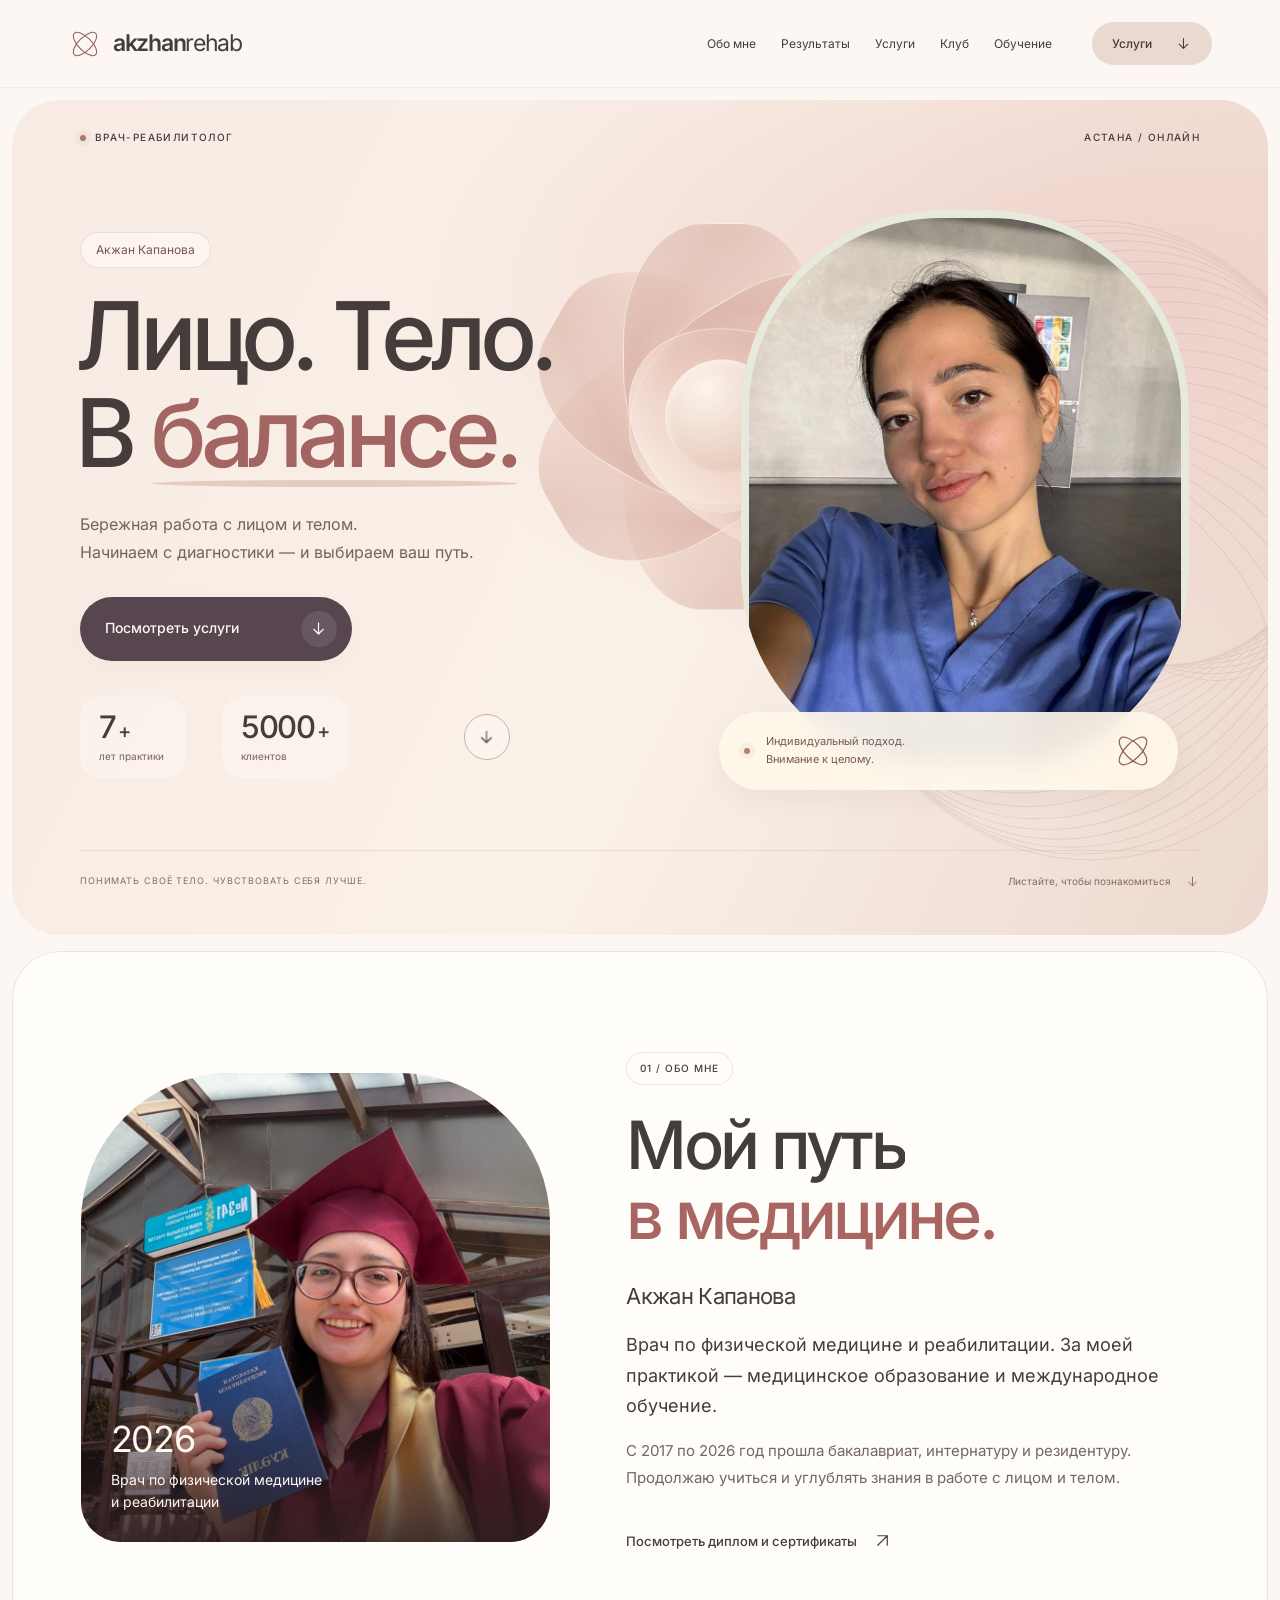
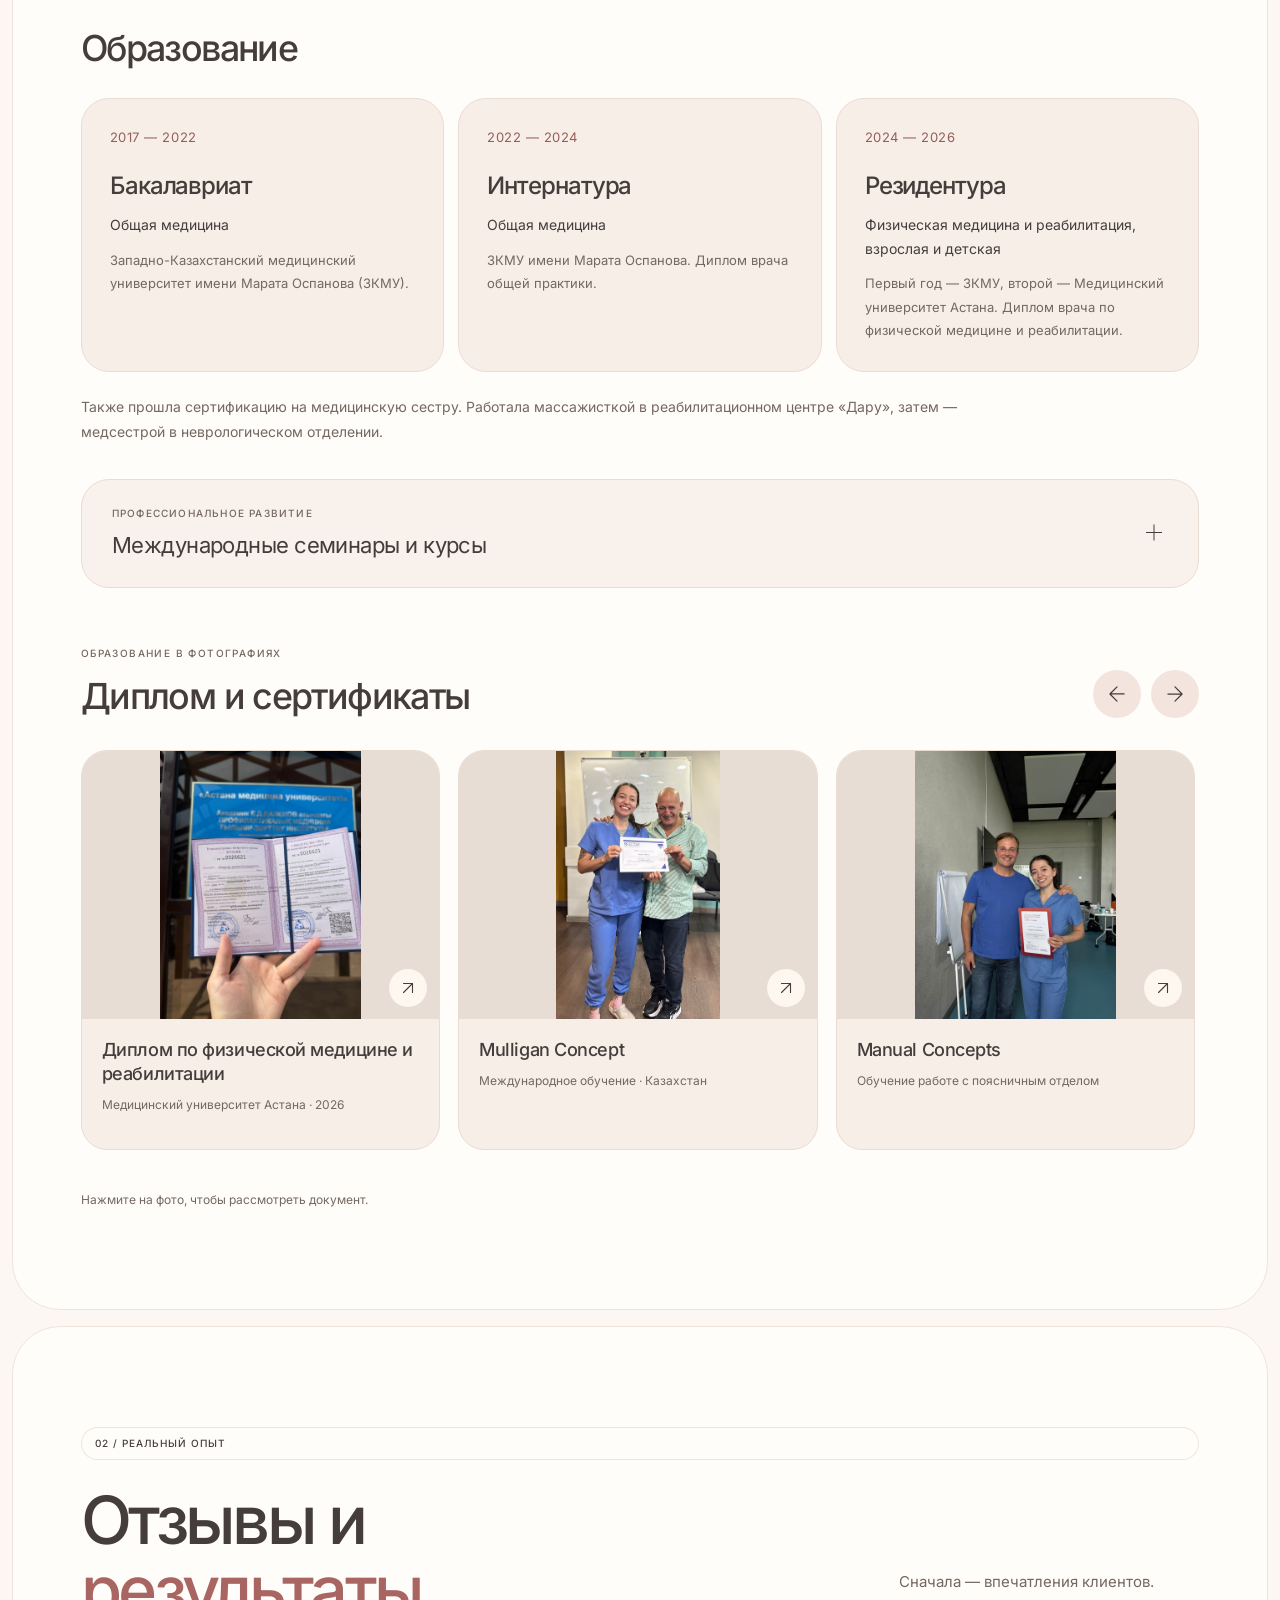
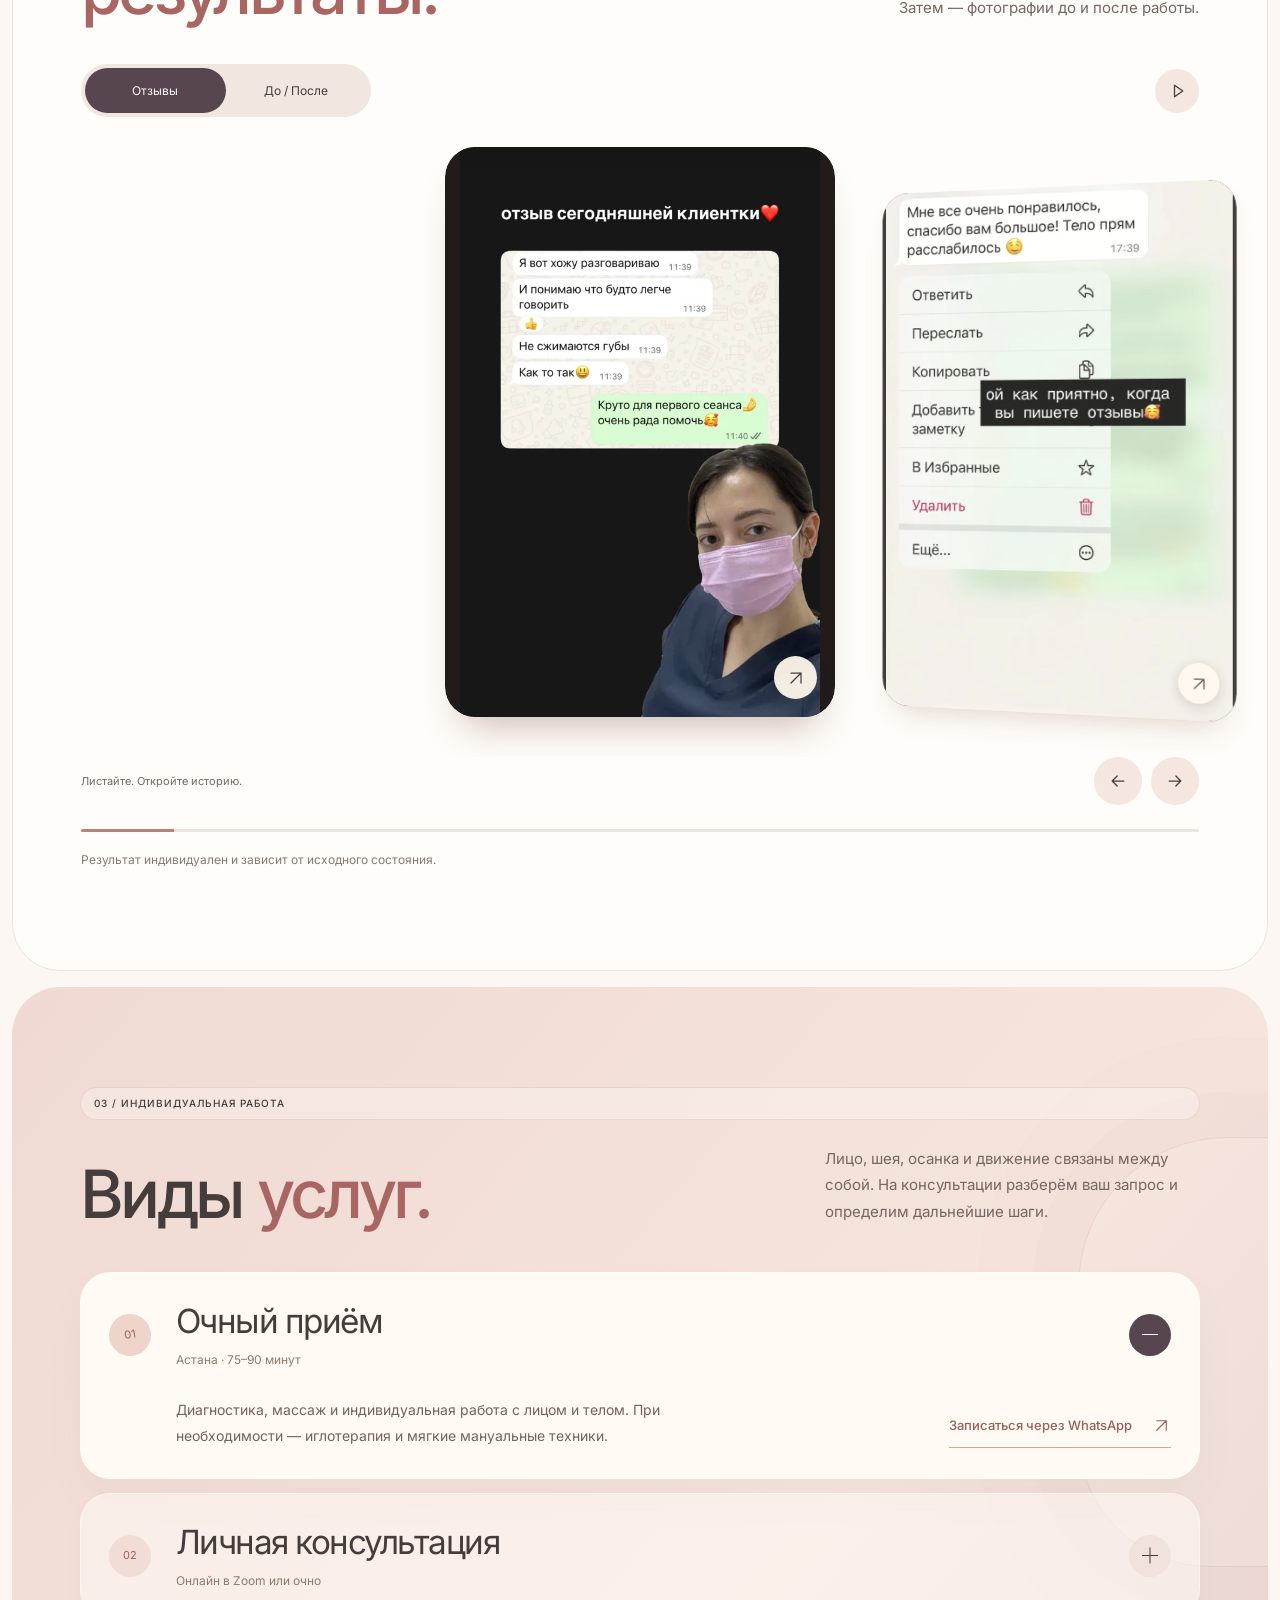
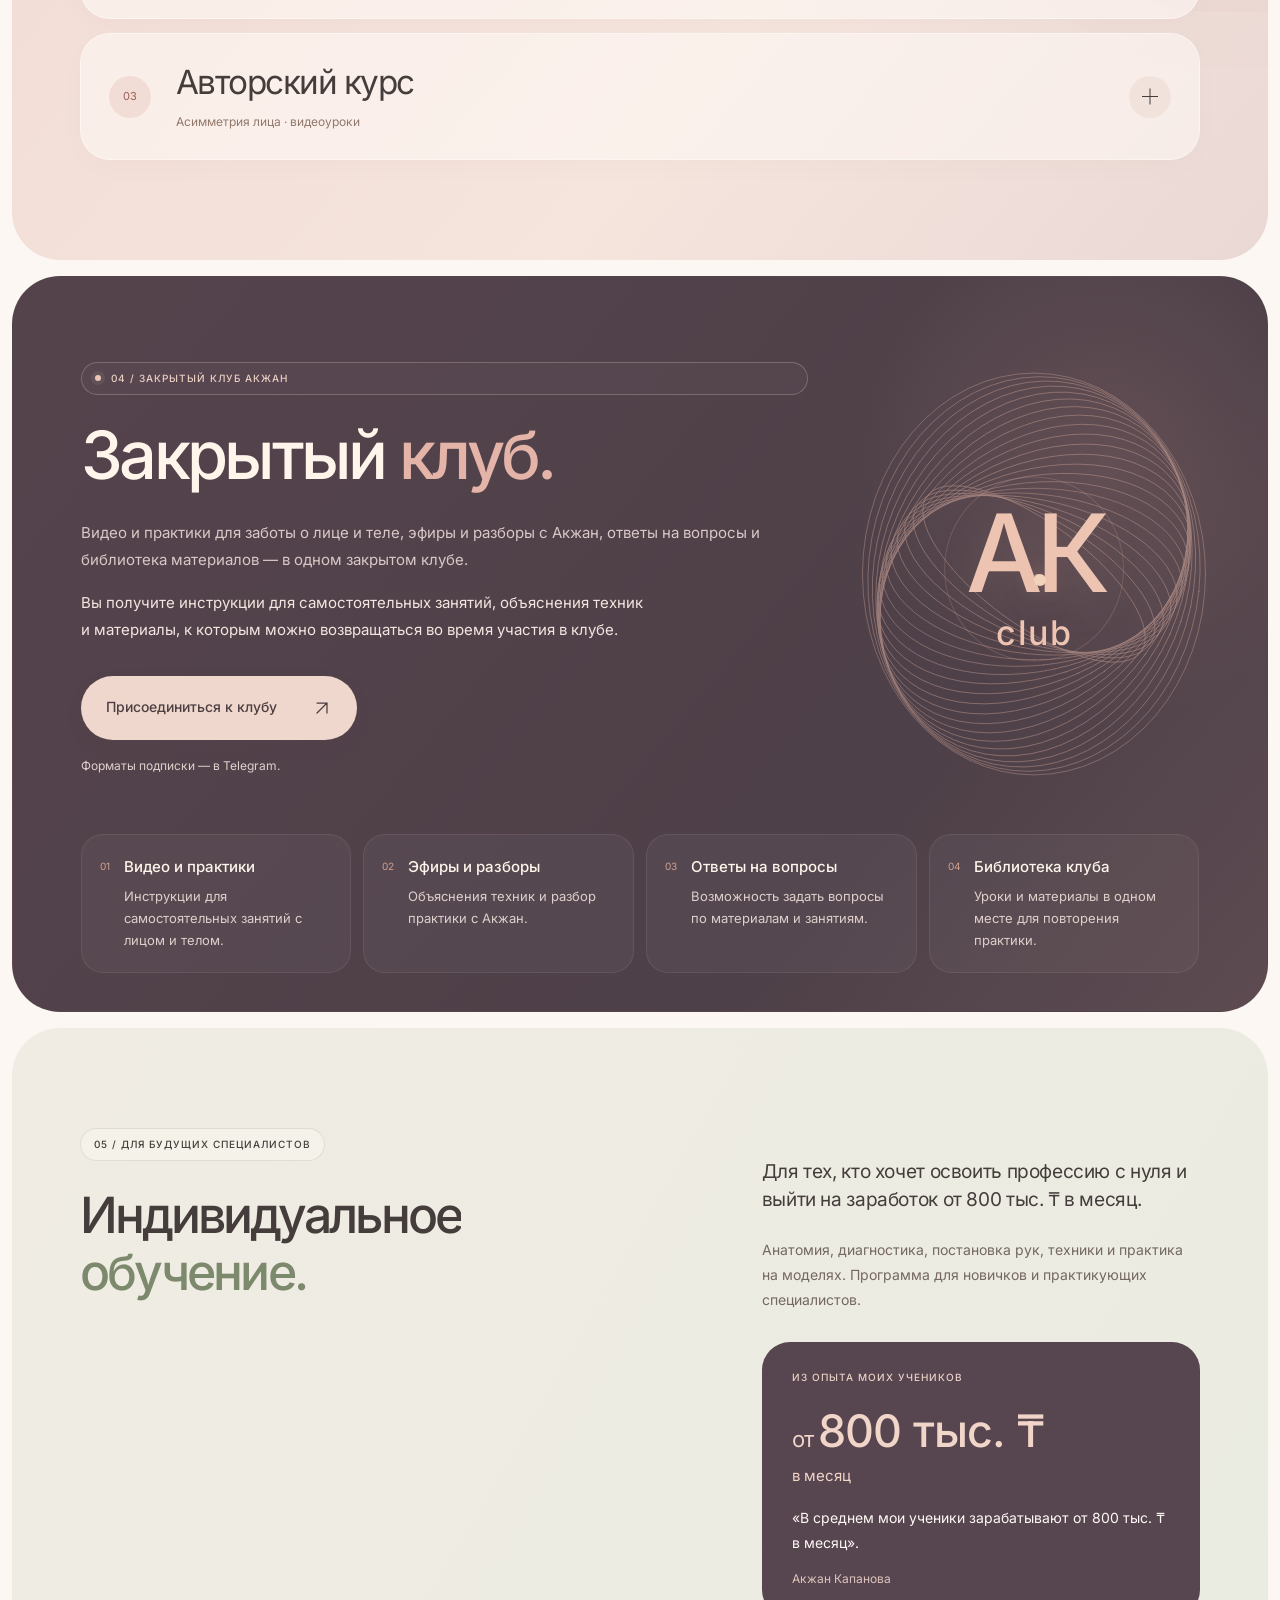
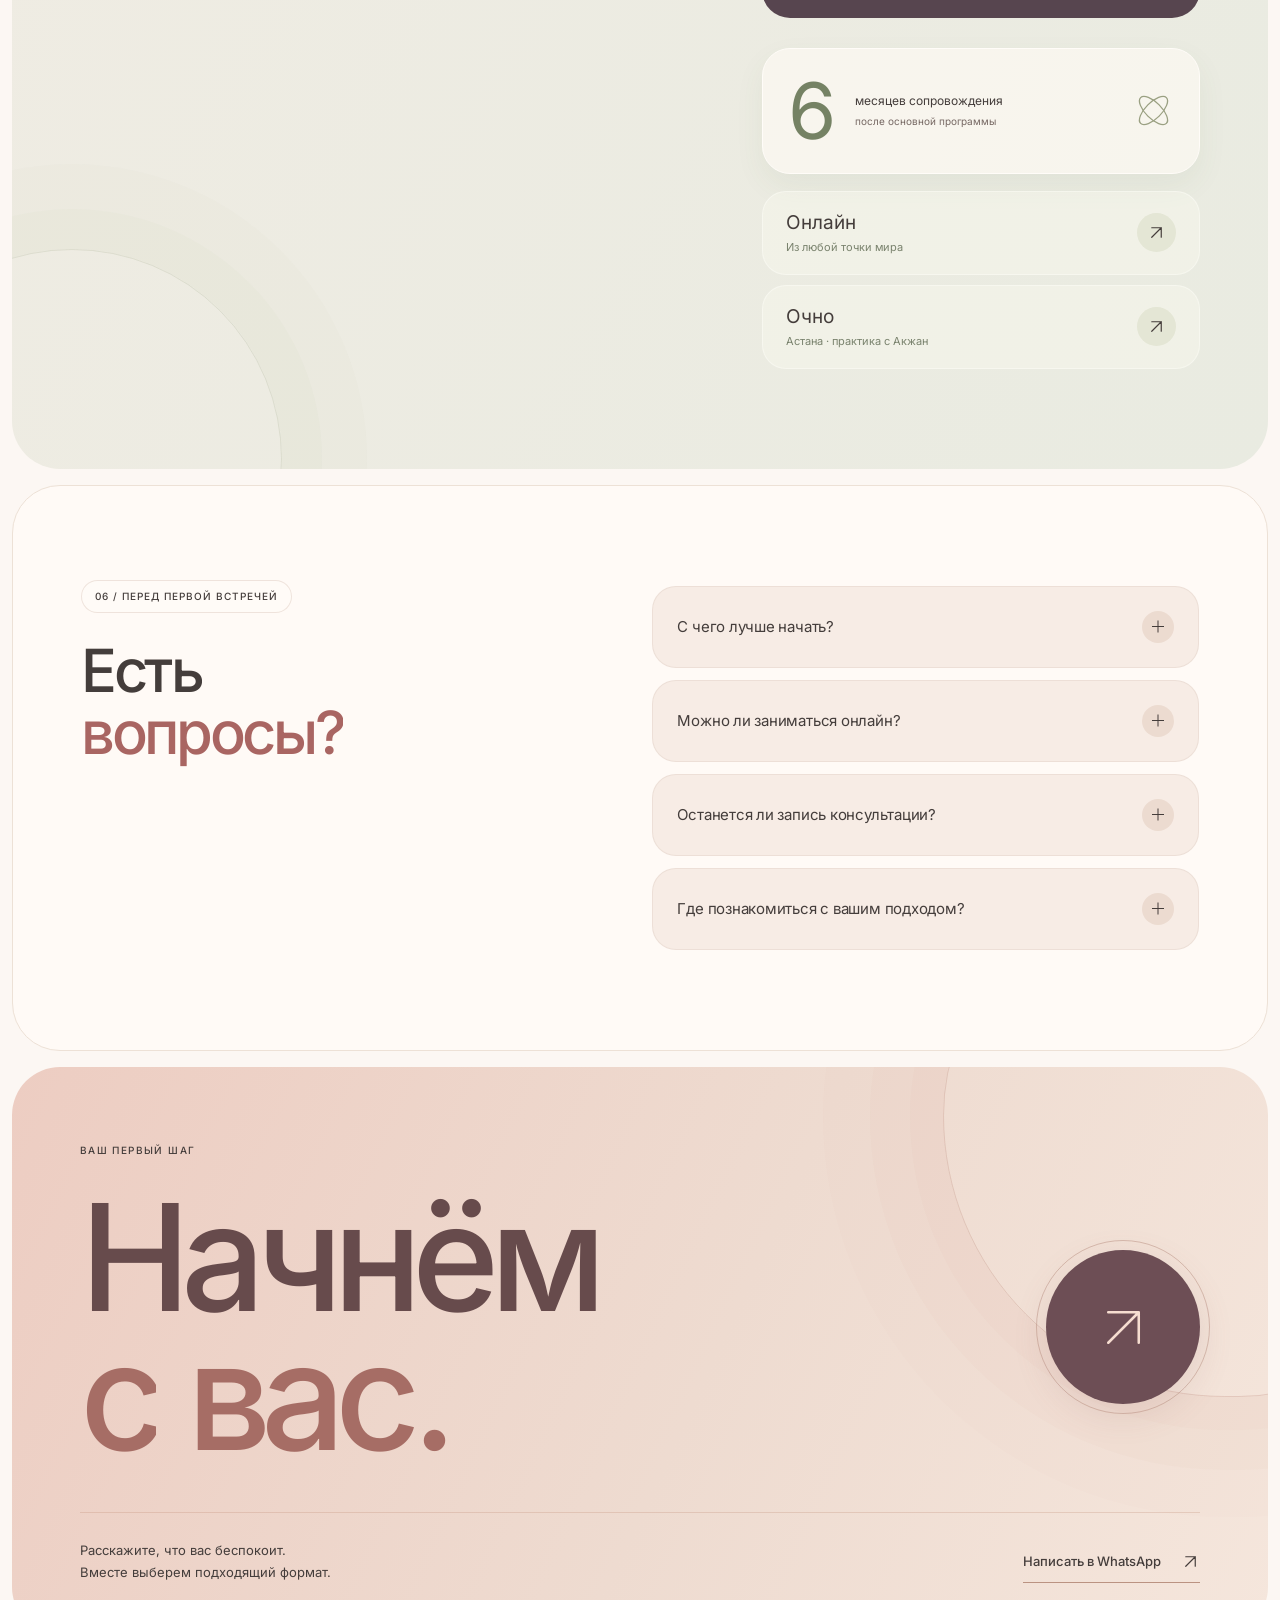
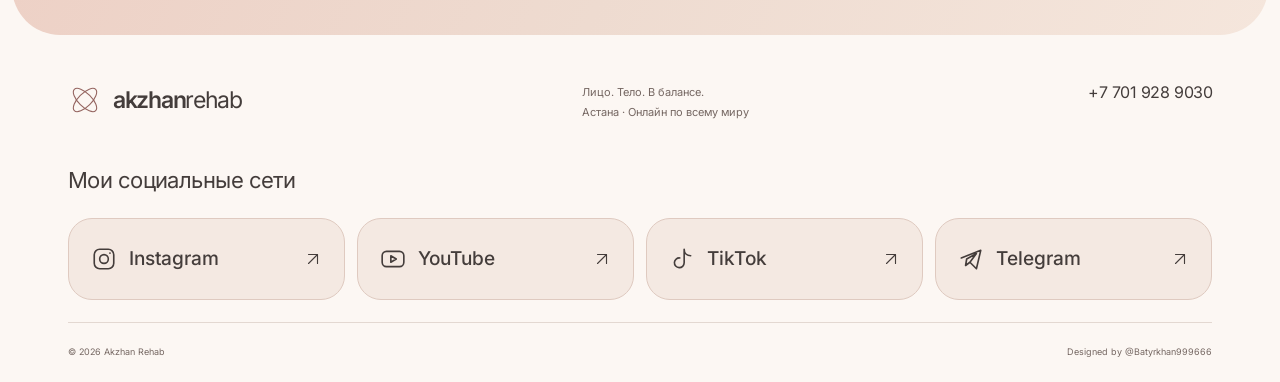
<file: index.html>
<!doctype html>
<html lang="ru">
<head>
  <meta charset="UTF-8">
  <meta name="viewport" content="width=device-width, initial-scale=1, viewport-fit=cover">
  <meta name="theme-color" content="#fcf7f3">
  <title>Врач-реабилитолог в Астане — лицо, тело, асимметрия | Akzhan Rehab</title>
  <meta name="description" content="Акжан Капанова — врач-реабилитолог в Астане. Индивидуальная работа с лицом и телом, консультации онлайн, авторский курс и обучение специалистов.">
  <meta name="robots" content="index, follow">
  <link rel="canonical" href="https://www.akzhanrehab.help/">
  <meta property="og:type" content="website">
  <meta property="og:locale" content="ru_KZ">
  <meta property="og:site_name" content="Akzhan Rehab">
  <meta property="og:title" content="Akzhan Rehab — лицо и тело в балансе">
  <meta property="og:description" content="Бережная работа с лицом и телом. Очно в Астане и онлайн по всему миру.">
  <meta property="og:url" content="https://www.akzhanrehab.help/">
  <meta property="og:image" content="https://www.akzhanrehab.help/hero-doctor.jpg">
  <meta name="twitter:card" content="summary_large_image">
  <meta name="twitter:title" content="Akzhan Rehab — лицо и тело в балансе">
  <meta name="twitter:description" content="Акжан Капанова. Врач-реабилитолог. Астана и онлайн.">
  <meta name="twitter:image" content="https://www.akzhanrehab.help/hero-doctor.jpg">
  <link rel="icon" type="image/svg+xml" href="assets/favicon.svg">
  <link rel="preload" href="assets/fonts/inter-400.woff" as="font" type="font/woff" crossorigin>
  <link rel="preload" href="assets/fonts/inter-500.woff" as="font" type="font/woff" crossorigin>
  <link rel="stylesheet" href="style.css?v=20261106-services-club-education">
  <script type="application/ld+json">{"@context":"https://schema.org","@graph":[{"@type":"MedicalOrganization","@id":"https://www.akzhanrehab.help/#organization","name":"Akzhan Rehab","alternateName":"Акжан Рехаб","url":"https://www.akzhanrehab.help/","description":"Akzhan Rehab — диагностика и комплексная работа с лицом и телом, асимметрией, мышечным напряжением, болью и ограничением подвижности. Очно в Астане и онлайн.","image":"https://www.akzhanrehab.help/hero-doctor.jpg","telephone":"+77019289030","medicalSpecialty":"https://schema.org/Physiotherapy","areaServed":[{"@type":"City","name":"Астана"},{"@type":"Country","name":"Казахстан"}],"employee":{"@id":"https://www.akzhanrehab.help/#akzhan-kapanova"},"contactPoint":{"@type":"ContactPoint","telephone":"+77019289030","contactType":"Запись на консультацию","availableLanguage":["ru","kk"],"url":"https://wa.me/77019289030"},"sameAs":["https://www.instagram.com/akzhan_rehab","https://www.youtube.com/@akzhan_rehab","https://www.tiktok.com/@akzhan_rehab","https://t.me/akzhan_ak"],"hasOfferCatalog":{"@type":"OfferCatalog","name":"Услуги Akzhan Rehab","itemListElement":[{"@type":"Offer","itemOffered":{"@type":"Service","name":"Очный приём + массаж"}},{"@type":"Offer","itemOffered":{"@type":"Service","name":"Личная консультация и обучение самомассажу лица"}},{"@type":"Offer","itemOffered":{"@type":"Service","name":"Авторский курс по асимметрии лица"}},{"@type":"Offer","itemOffered":{"@type":"Service","name":"Закрытый клуб Акжан"}},{"@type":"Offer","itemOffered":{"@type":"Service","name":"Обучение специалистов"}}]}},{"@type":"Person","@id":"https://www.akzhanrehab.help/#akzhan-kapanova","name":"Акжан Капанова","jobTitle":"Врач-реабилитолог","url":"https://www.akzhanrehab.help/","image":"https://www.akzhanrehab.help/hero-doctor.jpg","worksFor":{"@id":"https://www.akzhanrehab.help/#organization"},"sameAs":["https://www.instagram.com/akzhan_rehab","https://www.youtube.com/@akzhan_rehab","https://www.tiktok.com/@akzhan_rehab","https://t.me/akzhan_ak"]}]}</script>
  <script src="script.js?v=20261001-no-photo-counts" defer></script>
<noscript><style>.gallery-toolbar,.gallery-navigation,.menu-toggle,.hero-scroll{display:none!important}.gallery-panel[hidden]{display:block!important;margin-top:30px}.header-cta{display:flex!important}</style></noscript>
</head>
<body>
<a class="skip-link" href="#main">Перейти к содержимому</a>
<div class="journey-curtain" aria-hidden="true" hidden><div class="journey-caption"><svg class="brand-mark" viewBox="0 0 36 36"><ellipse cx="18" cy="18" rx="7" ry="16" transform="rotate(45 18 18)"/><ellipse cx="18" cy="18" rx="7" ry="16" transform="rotate(-45 18 18)"/></svg><span>Ваш формат.<br>Ваше время для себя.</span></div></div>
<div class="reading-progress" aria-hidden="true"></div>
<header class="header" id="top">
  <div class="container nav">
    <a class="brand" href="#top" aria-label="Akzhan Rehab — на главную"><svg class="brand-mark" viewBox="0 0 36 36" fill="none" aria-hidden="true"><ellipse cx="18" cy="18" rx="7" ry="16" transform="rotate(45 18 18)"/><ellipse cx="18" cy="18" rx="7" ry="16" transform="rotate(-45 18 18)"/></svg><span>akzhan<span class="brand-light">rehab</span></span></a>
    <nav class="desktop-nav" aria-label="Основная навигация"><a href="#about">Обо мне</a><a href="#results">Результаты</a><a href="#services">Услуги</a><a href="#club">Клуб</a><a href="#education">Обучение</a></nav>
    <a class="header-cta" href="#services" data-journey>Услуги <svg viewBox="0 0 24 24" fill="none" aria-hidden="true"><path d="M12 5v14m-6-6 6 6 6-6"/></svg></a>
    <button class="menu-toggle" type="button" aria-label="Открыть меню" aria-controls="mobile-menu" aria-expanded="false"><span></span><span></span></button>
  </div>
</header>
<dialog class="mobile-menu" id="mobile-menu" aria-label="Меню сайта">
  <div class="menu-top"><span class="overline">AKZHAN REHAB</span><button class="icon-button menu-close" type="button" aria-label="Закрыть меню"><svg viewBox="0 0 24 24" aria-hidden="true"><path d="m6 6 12 12M18 6 6 18"/></svg></button></div>
  <nav aria-label="Мобильная навигация"><a href="#about"><span>01</span>Обо мне <svg viewBox="0 0 24 24" fill="none" aria-hidden="true"><path d="M6 18 18 6M6 6h12v12"/></svg></a><a href="#results"><span>02</span>Результаты <svg viewBox="0 0 24 24" fill="none" aria-hidden="true"><path d="M6 18 18 6M6 6h12v12"/></svg></a><a href="#services"><span>03</span>Услуги <svg viewBox="0 0 24 24" fill="none" aria-hidden="true"><path d="M6 18 18 6M6 6h12v12"/></svg></a><a href="#club"><span>04</span>Клуб <svg viewBox="0 0 24 24" fill="none" aria-hidden="true"><path d="M6 18 18 6M6 6h12v12"/></svg></a><a href="#education"><span>05</span>Обучение <svg viewBox="0 0 24 24" fill="none" aria-hidden="true"><path d="M6 18 18 6M6 6h12v12"/></svg></a><a href="#faq"><span>06</span>Вопросы <svg viewBox="0 0 24 24" fill="none" aria-hidden="true"><path d="M6 18 18 6M6 6h12v12"/></svg></a></nav>
  <a class="button button-light menu-book" href="https://wa.me/77019289030?text=%D0%97%D0%B4%D1%80%D0%B0%D0%B2%D1%81%D1%82%D0%B2%D1%83%D0%B9%D1%82%D0%B5%21%20%D0%A5%D0%BE%D1%87%D1%83%20%D0%B7%D0%B0%D0%BF%D0%B8%D1%81%D0%B0%D1%82%D1%8C%D1%81%D1%8F%20%D0%BD%D0%B0%20%D0%BE%D1%87%D0%BD%D1%8B%D0%B9%20%D0%BF%D1%80%D0%B8%D1%91%D0%BC%20%2B%20%D0%BC%D0%B0%D1%81%D1%81%D0%B0%D0%B6.%20%D0%97%D0%B0%D1%8F%D0%B2%D0%BA%D0%B0%20%D1%81%20%D1%81%D0%B0%D0%B9%D1%82%D0%B0%20Akzhan%20Rehab." target="_blank" rel="noopener noreferrer">Записаться на приём <svg viewBox="0 0 24 24" fill="none" aria-hidden="true"><path d="M5 12h14M13 6l6 6-6 6"/></svg></a>

  <p class="menu-location">Астана · Онлайн по всему миру</p>
</dialog>

<main id="main">
  <section class="hero" aria-labelledby="hero-title">
    <div class="hero-bloom motion-drift" data-drift="0.045" aria-hidden="true"><div class="bloom-sculpture"><i></i><i></i><i></i><i></i><i></i><i></i><span class="bloom-heart"></span></div></div>
    <div class="container hero-inner">
      <div class="hero-topline"><p class="overline"><span class="status-dot"></span>Врач-реабилитолог</p><span class="overline hero-location">Астана / Онлайн</span></div>
      <div class="hero-grid">
        <div class="hero-copy">
          <div class="hero-intro"><img class="hero-mobile-portrait" src="assets/images/doctor.webp" alt="Акжан Капанова" width="80" height="96" decoding="async"><p class="hero-name">Акжан Капанова</p></div>
          <h1 id="hero-title"><span class="title-line"><span>Лицо. Тело.</span></span><span class="title-line"><span>В <em class="hero-accent">балансе.</em></span></span></h1>
          <p class="hero-description">Бережная работа с лицом и телом.<br>Начинаем с диагностики —<br class="mobile-break"> и выбираем ваш путь.</p>
          <a class="button button-dark hero-book" href="#services" data-journey>Посмотреть услуги <span class="button-icon"><svg viewBox="0 0 24 24" fill="none" aria-hidden="true"><path d="M12 5v14m-6-6 6 6 6-6"/></svg></span></a>
          <div class="hero-trust"><p><strong><span class="count-value" data-count="7">7</span><span>+</span></strong><span>лет практики</span></p><p><strong><span class="count-value" data-count="5000">5000</span><span>+</span></strong><span>клиентов</span></p><a href="#results" class="hero-scroll" aria-label="Посмотреть результаты"><svg viewBox="0 0 24 24" fill="none" aria-hidden="true"><path d="M5 12h14M13 6l6 6-6 6"/></svg></a></div>
        </div>
        <div class="hero-visual">
          <div class="portrait-frame"><img src="assets/images/doctor.webp" alt="Акжан Капанова — врач-реабилитолог" width="960" height="1280" fetchpriority="high" decoding="async"></div>
          <div class="portrait-caption"><span class="status-dot"></span><span>Индивидуальный подход.<br>Внимание к целому.</span><svg class="brand-mark" viewBox="0 0 36 36" fill="none" aria-hidden="true"><ellipse cx="18" cy="18" rx="7" ry="16" transform="rotate(45 18 18)"/><ellipse cx="18" cy="18" rx="7" ry="16" transform="rotate(-45 18 18)"/></svg></div>
        </div>
      </div>
      <svg class="contour hero-contour" viewBox="0 0 600 600" fill="none" aria-hidden="true"><g><ellipse cx="300" cy="300" rx="210" ry="246" transform="rotate(0 300 300)"/><ellipse cx="300" cy="300" rx="203" ry="242" transform="rotate(6 300 300)"/><ellipse cx="300" cy="300" rx="196" ry="238" transform="rotate(12 300 300)"/><ellipse cx="300" cy="300" rx="189" ry="234" transform="rotate(18 300 300)"/><ellipse cx="300" cy="300" rx="182" ry="230" transform="rotate(24 300 300)"/><ellipse cx="300" cy="300" rx="175" ry="226" transform="rotate(30 300 300)"/><ellipse cx="300" cy="300" rx="168" ry="222" transform="rotate(36 300 300)"/><ellipse cx="300" cy="300" rx="161" ry="218" transform="rotate(42 300 300)"/><ellipse cx="300" cy="300" rx="154" ry="214" transform="rotate(48 300 300)"/><ellipse cx="300" cy="300" rx="147" ry="210" transform="rotate(54 300 300)"/><ellipse cx="300" cy="300" rx="140" ry="206" transform="rotate(60 300 300)"/><ellipse cx="300" cy="300" rx="133" ry="202" transform="rotate(66 300 300)"/><ellipse cx="300" cy="300" rx="126" ry="198" transform="rotate(72 300 300)"/><ellipse cx="300" cy="300" rx="119" ry="194" transform="rotate(78 300 300)"/><ellipse cx="300" cy="300" rx="112" ry="190" transform="rotate(84 300 300)"/><ellipse cx="300" cy="300" rx="105" ry="186" transform="rotate(90 300 300)"/><ellipse cx="300" cy="300" rx="98" ry="182" transform="rotate(96 300 300)"/><ellipse cx="300" cy="300" rx="91" ry="178" transform="rotate(102 300 300)"/><ellipse cx="300" cy="300" rx="84" ry="174" transform="rotate(108 300 300)"/><ellipse cx="300" cy="300" rx="77" ry="170" transform="rotate(114 300 300)"/><ellipse cx="300" cy="300" rx="70" ry="166" transform="rotate(120 300 300)"/><ellipse cx="300" cy="300" rx="63" ry="162" transform="rotate(126 300 300)"/></g></svg>
      <div class="hero-bottom"><span>ПОНИМАТЬ СВОЁ ТЕЛО. ЧУВСТВОВАТЬ СЕБЯ ЛУЧШЕ.</span><a href="#results">Листайте, чтобы познакомиться <svg viewBox="0 0 24 24" fill="none" aria-hidden="true"><path d="M5 12h14M13 6l6 6-6 6"/></svg></a></div>
    </div>
  </section>


  <section class="about section" id="about" aria-labelledby="about-title">
    <div class="container">
      <div class="about-intro">
        <figure class="about-portrait reveal"><img src="assets/certificates/graduation.jpg" alt="Акжан на выпуске из резидентуры в 2026 году" width="1280" height="960" loading="lazy" decoding="async"><figcaption><span>2026</span>Врач по физической медицине<br>и реабилитации</figcaption></figure>
        <div class="about-copy reveal"><p class="overline section-index">01 / Обо мне</p><h2 id="about-title">Мой путь<br><span class="muted-word">в медицине.</span></h2><p class="about-name">Акжан Капанова</p><p class="about-lead">Врач по физической медицине и реабилитации. За моей практикой — медицинское образование и международное обучение.</p><p>С 2017 по 2026 год прошла бакалавриат, интернатуру и резидентуру. Продолжаю учиться и углублять знания в работе с лицом и телом.</p><a class="text-link" href="#certificates">Посмотреть диплом и сертификаты <svg viewBox="0 0 24 24" fill="none" aria-hidden="true"><path d="M6 18 18 6M6 6h12v12"/></svg></a></div>
      </div>
      <div class="about-education reveal" aria-labelledby="education-path-title"><h3 id="education-path-title" class="about-subtitle">Образование</h3><ol class="education-timeline">
        <li><span class="timeline-date">2017 — 2022</span><h4>Бакалавриат</h4><p>Общая медицина</p><p class="timeline-school">Западно-Казахстанский медицинский университет имени Марата Оспанова (ЗКМУ).</p></li>
        <li><span class="timeline-date">2022 — 2024</span><h4>Интернатура</h4><p>Общая медицина</p><p class="timeline-school">ЗКМУ имени Марата Оспанова. Диплом врача общей практики.</p></li>
        <li><span class="timeline-date">2024 — 2026</span><h4>Резидентура</h4><p>Физическая медицина и реабилитация, взрослая и детская</p><p class="timeline-school">Первый год — ЗКМУ, второй — Медицинский университет Астана. Диплом врача по физической медицине и реабилитации.</p></li>
      </ol><p class="about-experience">Также прошла сертификацию на медицинскую сестру. Работала массажисткой в реабилитационном центре «Дару», затем — медсестрой в неврологическом отделении.</p></div>
      <details class="professional-training reveal"><summary><span><span class="overline">Профессиональное развитие</span>Международные семинары и курсы</span><span class="accordion-sign" aria-hidden="true"></span></summary>
        <div class="training-content"><div class="training-countries">
          <div><h3>Казахстан</h3><ul><li>Mulligan A, B, C + Sport</li><li>Manual Concepts: поясничный, шейный и грудной отделы</li><li>PNF 1 и PNF 2</li></ul></div>
          <div><h3>Кыргызстан</h3><ul><li>Базовый курс Bobath — 3 уровня</li><li>Экзамен и международная сертификация Бобат-терапевта</li></ul></div>
          <div><h3>Узбекистан</h3><ul><li>Stecco — 1-й уровень</li></ul></div>
        </div><div class="training-additional"><h3>Дополнительное обучение</h3><ul><li>«Точка восстановления»: синтез метода сухой иглы и акупунктуры</li><li>«Всё о реабилитации коленного сустава»</li><li>«Грыжа диска. Диагностика, лечение и реабилитация»</li><li>Двигательная реабилитация неврологических пациентов</li><li>Японский массаж лица Коруги в школе Когао</li><li>Сплит-массаж и сплитостеопластика</li></ul><p>А также другие профильные семинары и курсы.</p></div></div>
      </details>
      <div class="certificates" id="certificates"><div class="certificates-heading reveal"><div><p class="overline">Образование в фотографиях</p><h3 class="about-subtitle">Диплом и сертификаты</h3></div><div class="certificate-navigation"><button class="icon-button certificate-prev" type="button" aria-label="Предыдущие сертификаты"><svg viewBox="0 0 24 24" fill="none" aria-hidden="true"><path d="M6 18 18 6M6 6h12v12"/></svg></button><button class="icon-button certificate-next" type="button" aria-label="Следующие сертификаты"><svg viewBox="0 0 24 24" fill="none" aria-hidden="true"><path d="M6 18 18 6M6 6h12v12"/></svg></button></div></div>
        <ul class="certificate-track" tabindex="0" aria-label="Диплом и фотографии с обучения Акжан"><li class="certificate-item"><a class="certificate-card" href="assets/certificates/residency.jpg" data-certificate aria-label="Диплом по физической медицине и реабилитации. Открыть фотографию"><div class="certificate-image"><img src="assets/certificates/residency.jpg" alt="Диплом по физической медицине и реабилитации — фотография из архива Акжан" loading="lazy" decoding="async"><span class="certificate-zoom"><svg viewBox="0 0 24 24" fill="none" aria-hidden="true"><path d="M6 18 18 6M6 6h12v12"/></svg></span></div><div class="certificate-caption"><h3>Диплом по физической медицине и реабилитации</h3><p>Медицинский университет Астана · 2026</p></div></a></li>
<li class="certificate-item"><a class="certificate-card" href="assets/certificates/mulligan.jpg" data-certificate aria-label="Mulligan Concept. Открыть фотографию"><div class="certificate-image"><img src="assets/certificates/mulligan.jpg" alt="Mulligan Concept — фотография из архива Акжан" loading="lazy" decoding="async"><span class="certificate-zoom"><svg viewBox="0 0 24 24" fill="none" aria-hidden="true"><path d="M6 18 18 6M6 6h12v12"/></svg></span></div><div class="certificate-caption"><h3>Mulligan Concept</h3><p>Международное обучение · Казахстан</p></div></a></li>
<li class="certificate-item"><a class="certificate-card" href="assets/certificates/manual-concepts.jpg" data-certificate aria-label="Manual Concepts. Открыть фотографию"><div class="certificate-image"><img src="assets/certificates/manual-concepts.jpg" alt="Manual Concepts — фотография из архива Акжан" loading="lazy" decoding="async"><span class="certificate-zoom"><svg viewBox="0 0 24 24" fill="none" aria-hidden="true"><path d="M6 18 18 6M6 6h12v12"/></svg></span></div><div class="certificate-caption"><h3>Manual Concepts</h3><p>Обучение работе с поясничным отделом</p></div></a></li>
<li class="certificate-item"><a class="certificate-card" href="assets/certificates/pnf.jpg" data-certificate aria-label="PNF. Открыть фотографию"><div class="certificate-image"><img src="assets/certificates/pnf.jpg" alt="PNF — фотография из архива Акжан" loading="lazy" decoding="async"><span class="certificate-zoom"><svg viewBox="0 0 24 24" fill="none" aria-hidden="true"><path d="M6 18 18 6M6 6h12v12"/></svg></span></div><div class="certificate-caption"><h3>PNF</h3><p>Международное обучение · Казахстан</p></div></a></li>
<li class="certificate-item"><a class="certificate-card" href="assets/certificates/bobath.jpg" data-certificate aria-label="Bobath. Открыть фотографию"><div class="certificate-image"><img src="assets/certificates/bobath.jpg" alt="Bobath — фотография из архива Акжан" loading="lazy" decoding="async"><span class="certificate-zoom"><svg viewBox="0 0 24 24" fill="none" aria-hidden="true"><path d="M6 18 18 6M6 6h12v12"/></svg></span></div><div class="certificate-caption"><h3>Bobath</h3><p>Международное обучение · Кыргызстан</p></div></a></li>
<li class="certificate-item"><a class="certificate-card" href="assets/certificates/korugi.jpg" data-certificate aria-label="Коруги · школа Когао. Открыть фотографию"><div class="certificate-image"><img src="assets/certificates/korugi.jpg" alt="Коруги · школа Когао — фотография из архива Акжан" loading="lazy" decoding="async"><span class="certificate-zoom"><svg viewBox="0 0 24 24" fill="none" aria-hidden="true"><path d="M6 18 18 6M6 6h12v12"/></svg></span></div><div class="certificate-caption"><h3>Коруги · школа Когао</h3><p>Обучение японскому массажу лица</p></div></a></li>
<li class="certificate-item"><a class="certificate-card" href="assets/certificates/dry-needle.jpg" data-certificate aria-label="Точка восстановления. Открыть фотографию"><div class="certificate-image"><img src="assets/certificates/dry-needle.jpg" alt="Точка восстановления — фотография из архива Акжан" loading="lazy" decoding="async"><span class="certificate-zoom"><svg viewBox="0 0 24 24" fill="none" aria-hidden="true"><path d="M6 18 18 6M6 6h12v12"/></svg></span></div><div class="certificate-caption"><h3>Точка восстановления</h3><p>Сухая игла и акупунктура</p></div></a></li>
<li class="certificate-item"><a class="certificate-card" href="assets/certificates/disc.jpg" data-certificate aria-label="Грыжа диска. Открыть фотографию"><div class="certificate-image"><img src="assets/certificates/disc.jpg" alt="Грыжа диска — фотография из архива Акжан" loading="lazy" decoding="async"><span class="certificate-zoom"><svg viewBox="0 0 24 24" fill="none" aria-hidden="true"><path d="M6 18 18 6M6 6h12v12"/></svg></span></div><div class="certificate-caption"><h3>Грыжа диска</h3><p>Диагностика, лечение и реабилитация</p></div></a></li>
<li class="certificate-item"><a class="certificate-card" href="assets/certificates/knee.jpg" data-certificate aria-label="Реабилитация коленного сустава. Открыть фотографию"><div class="certificate-image"><img src="assets/certificates/knee.jpg" alt="Реабилитация коленного сустава — фотография из архива Акжан" loading="lazy" decoding="async"><span class="certificate-zoom"><svg viewBox="0 0 24 24" fill="none" aria-hidden="true"><path d="M6 18 18 6M6 6h12v12"/></svg></span></div><div class="certificate-caption"><h3>Реабилитация коленного сустава</h3><p>Повышение квалификации</p></div></a></li>
<li class="certificate-item"><a class="certificate-card" href="assets/certificates/seminar.jpg" data-certificate aria-label="На международном семинаре. Открыть фотографию"><div class="certificate-image"><img src="assets/certificates/seminar.jpg" alt="На международном семинаре — фотография из архива Акжан" loading="lazy" decoding="async"><span class="certificate-zoom"><svg viewBox="0 0 24 24" fill="none" aria-hidden="true"><path d="M6 18 18 6M6 6h12v12"/></svg></span></div><div class="certificate-caption"><h3>На международном семинаре</h3><p>Обучение Mulligan Concept</p></div></a></li>
<li class="certificate-item"><a class="certificate-card" href="assets/certificates/graduation.jpg" data-certificate aria-label="Окончание резидентуры. Открыть фотографию"><div class="certificate-image"><img src="assets/certificates/graduation.jpg" alt="Окончание резидентуры — фотография из архива Акжан" loading="lazy" decoding="async"><span class="certificate-zoom"><svg viewBox="0 0 24 24" fill="none" aria-hidden="true"><path d="M6 18 18 6M6 6h12v12"/></svg></span></div><div class="certificate-caption"><h3>Окончание резидентуры</h3><p>Медицинский университет Астана · 2026</p></div></a></li></ul><p class="small-note">Нажмите на фото, чтобы рассмотреть документ.</p>
      </div>
    </div>
  </section>

  <section class="results section" id="results" aria-labelledby="results-title">
    <div class="container">
      <div class="section-head reveal"><p class="overline section-index">02 / Реальный опыт</p><h2 id="results-title">Отзывы и <span class="muted-word">результаты.</span></h2><p class="section-description">Сначала — впечатления клиентов.<br>Затем — фотографии до и после работы.</p></div>
      <div class="gallery-toolbar reveal">
        <div class="gallery-tabs" role="tablist" aria-label="Результаты и отзывы"><button type="button" role="tab" id="tab-reviews" aria-controls="panel-reviews" aria-selected="true" data-tab="reviews">Отзывы</button><button type="button" role="tab" id="tab-results" aria-controls="panel-results" aria-selected="false" tabindex="-1" data-tab="results">До / После</button></div>
        <button class="gallery-play icon-button" type="button" aria-label="Включить автопрокрутку" aria-pressed="true"><svg viewBox="0 0 24 24" class="pause-symbol" aria-hidden="true"><path d="M9 6v12M15 6v12"/></svg><svg viewBox="0 0 24 24" class="play-symbol" aria-hidden="true"><path d="m9 5 10 7-10 7Z"/></svg></button>
      </div>
      <div id="reviews" class="anchor-alias"></div>
      <div class="gallery-panel" id="panel-reviews" role="tabpanel" aria-labelledby="tab-reviews" tabindex="0"><ul class="gallery-track" aria-label="Фотографии отзывов"><li class="gallery-item"><a class="gallery-card" href="akzhan/images/reviews/photo_2026-08-04 15.08.43.jpeg" target="_blank" rel="noopener noreferrer" data-full="akzhan/images/reviews/photo_2026-08-04 15.08.43.jpeg" aria-label="Отзыв клиента 1. Открыть фотографию"><img src="assets/images/reviews-01.webp" alt="Отзыв клиента 1" width="600" height="990" loading="lazy" decoding="async"><span class="gallery-zoom" aria-hidden="true"><svg viewBox="0 0 24 24" fill="none" aria-hidden="true"><path d="M6 18 18 6M6 6h12v12"/></svg></span></a></li>
<li class="gallery-item"><a class="gallery-card" href="akzhan/images/reviews/photo_2026-08-04 15.08.56.jpeg" target="_blank" rel="noopener noreferrer" data-full="akzhan/images/reviews/photo_2026-08-04 15.08.56.jpeg" aria-label="Отзыв клиента 2. Открыть фотографию"><img src="assets/images/reviews-02.webp" alt="Отзыв клиента 2" width="600" height="990" loading="lazy" decoding="async"><span class="gallery-zoom" aria-hidden="true"><svg viewBox="0 0 24 24" fill="none" aria-hidden="true"><path d="M6 18 18 6M6 6h12v12"/></svg></span></a></li>
<li class="gallery-item"><a class="gallery-card" href="akzhan/images/reviews/photo_2026-08-04 15.08.58.jpeg" target="_blank" rel="noopener noreferrer" data-full="akzhan/images/reviews/photo_2026-08-04 15.08.58.jpeg" aria-label="Отзыв клиента 3. Открыть фотографию"><img src="assets/images/reviews-03.webp" alt="Отзыв клиента 3" width="600" height="990" loading="lazy" decoding="async"><span class="gallery-zoom" aria-hidden="true"><svg viewBox="0 0 24 24" fill="none" aria-hidden="true"><path d="M6 18 18 6M6 6h12v12"/></svg></span></a></li>
<li class="gallery-item"><a class="gallery-card" href="akzhan/images/reviews/photo_2026-08-04 15.09.01.jpeg" target="_blank" rel="noopener noreferrer" data-full="akzhan/images/reviews/photo_2026-08-04 15.09.01.jpeg" aria-label="Отзыв клиента 4. Открыть фотографию"><img src="assets/images/reviews-04.webp" alt="Отзыв клиента 4" width="600" height="990" loading="lazy" decoding="async"><span class="gallery-zoom" aria-hidden="true"><svg viewBox="0 0 24 24" fill="none" aria-hidden="true"><path d="M6 18 18 6M6 6h12v12"/></svg></span></a></li>
<li class="gallery-item"><a class="gallery-card" href="akzhan/images/reviews/photo_2026-08-04 15.09.04.jpeg" target="_blank" rel="noopener noreferrer" data-full="akzhan/images/reviews/photo_2026-08-04 15.09.04.jpeg" aria-label="Отзыв клиента 5. Открыть фотографию"><img src="assets/images/reviews-05.webp" alt="Отзыв клиента 5" width="600" height="990" loading="lazy" decoding="async"><span class="gallery-zoom" aria-hidden="true"><svg viewBox="0 0 24 24" fill="none" aria-hidden="true"><path d="M6 18 18 6M6 6h12v12"/></svg></span></a></li>
<li class="gallery-item"><a class="gallery-card" href="akzhan/images/reviews/photo_2026-08-04 15.09.07.jpeg" target="_blank" rel="noopener noreferrer" data-full="akzhan/images/reviews/photo_2026-08-04 15.09.07.jpeg" aria-label="Отзыв клиента 6. Открыть фотографию"><img src="assets/images/reviews-06.webp" alt="Отзыв клиента 6" width="600" height="990" loading="lazy" decoding="async"><span class="gallery-zoom" aria-hidden="true"><svg viewBox="0 0 24 24" fill="none" aria-hidden="true"><path d="M6 18 18 6M6 6h12v12"/></svg></span></a></li>
<li class="gallery-item"><a class="gallery-card" href="akzhan/images/reviews/photo_2026-08-04 15.09.10.jpeg" target="_blank" rel="noopener noreferrer" data-full="akzhan/images/reviews/photo_2026-08-04 15.09.10.jpeg" aria-label="Отзыв клиента 7. Открыть фотографию"><img src="assets/images/reviews-07.webp" alt="Отзыв клиента 7" width="600" height="990" loading="lazy" decoding="async"><span class="gallery-zoom" aria-hidden="true"><svg viewBox="0 0 24 24" fill="none" aria-hidden="true"><path d="M6 18 18 6M6 6h12v12"/></svg></span></a></li>
<li class="gallery-item"><a class="gallery-card" href="akzhan/images/reviews/photo_2026-08-04 15.09.13.jpeg" target="_blank" rel="noopener noreferrer" data-full="akzhan/images/reviews/photo_2026-08-04 15.09.13.jpeg" aria-label="Отзыв клиента 8. Открыть фотографию"><img src="assets/images/reviews-08.webp" alt="Отзыв клиента 8" width="600" height="990" loading="lazy" decoding="async"><span class="gallery-zoom" aria-hidden="true"><svg viewBox="0 0 24 24" fill="none" aria-hidden="true"><path d="M6 18 18 6M6 6h12v12"/></svg></span></a></li>
<li class="gallery-item"><a class="gallery-card" href="akzhan/images/reviews/photo_2026-08-04 15.09.18.jpeg" target="_blank" rel="noopener noreferrer" data-full="akzhan/images/reviews/photo_2026-08-04 15.09.18.jpeg" aria-label="Отзыв клиента 9. Открыть фотографию"><img src="assets/images/reviews-09.webp" alt="Отзыв клиента 9" width="600" height="990" loading="lazy" decoding="async"><span class="gallery-zoom" aria-hidden="true"><svg viewBox="0 0 24 24" fill="none" aria-hidden="true"><path d="M6 18 18 6M6 6h12v12"/></svg></span></a></li>
<li class="gallery-item"><a class="gallery-card" href="akzhan/images/reviews/photo_2026-08-04 15.09.21.jpeg" target="_blank" rel="noopener noreferrer" data-full="akzhan/images/reviews/photo_2026-08-04 15.09.21.jpeg" aria-label="Отзыв клиента 10. Открыть фотографию"><img src="assets/images/reviews-10.webp" alt="Отзыв клиента 10" width="600" height="990" loading="lazy" decoding="async"><span class="gallery-zoom" aria-hidden="true"><svg viewBox="0 0 24 24" fill="none" aria-hidden="true"><path d="M6 18 18 6M6 6h12v12"/></svg></span></a></li>
<li class="gallery-item"><a class="gallery-card" href="akzhan/images/reviews/photo_2026-08-04 15.09.24.jpeg" target="_blank" rel="noopener noreferrer" data-full="akzhan/images/reviews/photo_2026-08-04 15.09.24.jpeg" aria-label="Отзыв клиента 11. Открыть фотографию"><img src="assets/images/reviews-11.webp" alt="Отзыв клиента 11" width="600" height="990" loading="lazy" decoding="async"><span class="gallery-zoom" aria-hidden="true"><svg viewBox="0 0 24 24" fill="none" aria-hidden="true"><path d="M6 18 18 6M6 6h12v12"/></svg></span></a></li>
<li class="gallery-item"><a class="gallery-card" href="akzhan/images/reviews/photo_2026-08-04 15.09.28.jpeg" target="_blank" rel="noopener noreferrer" data-full="akzhan/images/reviews/photo_2026-08-04 15.09.28.jpeg" aria-label="Отзыв клиента 12. Открыть фотографию"><img src="assets/images/reviews-12.webp" alt="Отзыв клиента 12" width="600" height="990" loading="lazy" decoding="async"><span class="gallery-zoom" aria-hidden="true"><svg viewBox="0 0 24 24" fill="none" aria-hidden="true"><path d="M6 18 18 6M6 6h12v12"/></svg></span></a></li></ul></div>
      <div class="gallery-panel" id="panel-results" role="tabpanel" aria-labelledby="tab-results" tabindex="0" hidden><ul class="gallery-track" aria-label="Фотографии результатов"><li class="gallery-item"><a class="gallery-card" href="akzhan/images/before-after/photo_2026-08-05 14.33.57.jpeg" target="_blank" rel="noopener noreferrer" data-full="akzhan/images/before-after/photo_2026-08-05 14.33.57.jpeg" aria-label="Результат работы 1. Открыть фотографию"><img src="assets/images/before-after-01.webp" alt="Результат работы 1" width="600" height="990" loading="lazy" decoding="async"><span class="gallery-zoom" aria-hidden="true"><svg viewBox="0 0 24 24" fill="none" aria-hidden="true"><path d="M6 18 18 6M6 6h12v12"/></svg></span></a></li>
<li class="gallery-item"><a class="gallery-card" href="akzhan/images/before-after/photo_2026-08-05 14.34.00.jpeg" target="_blank" rel="noopener noreferrer" data-full="akzhan/images/before-after/photo_2026-08-05 14.34.00.jpeg" aria-label="Результат работы 2. Открыть фотографию"><img src="assets/images/before-after-02.webp" alt="Результат работы 2" width="600" height="990" loading="lazy" decoding="async"><span class="gallery-zoom" aria-hidden="true"><svg viewBox="0 0 24 24" fill="none" aria-hidden="true"><path d="M6 18 18 6M6 6h12v12"/></svg></span></a></li>
<li class="gallery-item"><a class="gallery-card" href="akzhan/images/before-after/photo_2026-08-05 14.34.03.jpeg" target="_blank" rel="noopener noreferrer" data-full="akzhan/images/before-after/photo_2026-08-05 14.34.03.jpeg" aria-label="Результат работы 3. Открыть фотографию"><img src="assets/images/before-after-03.webp" alt="Результат работы 3" width="600" height="990" loading="lazy" decoding="async"><span class="gallery-zoom" aria-hidden="true"><svg viewBox="0 0 24 24" fill="none" aria-hidden="true"><path d="M6 18 18 6M6 6h12v12"/></svg></span></a></li>
<li class="gallery-item"><a class="gallery-card" href="akzhan/images/before-after/photo_2026-08-05 14.34.05.jpeg" target="_blank" rel="noopener noreferrer" data-full="akzhan/images/before-after/photo_2026-08-05 14.34.05.jpeg" aria-label="Результат работы 4. Открыть фотографию"><img src="assets/images/before-after-04.webp" alt="Результат работы 4" width="600" height="990" loading="lazy" decoding="async"><span class="gallery-zoom" aria-hidden="true"><svg viewBox="0 0 24 24" fill="none" aria-hidden="true"><path d="M6 18 18 6M6 6h12v12"/></svg></span></a></li>
<li class="gallery-item"><a class="gallery-card" href="akzhan/images/before-after/photo_2026-08-05 14.34.14.jpeg" target="_blank" rel="noopener noreferrer" data-full="akzhan/images/before-after/photo_2026-08-05 14.34.14.jpeg" aria-label="Результат работы 5. Открыть фотографию"><img src="assets/images/before-after-05.webp" alt="Результат работы 5" width="600" height="990" loading="lazy" decoding="async"><span class="gallery-zoom" aria-hidden="true"><svg viewBox="0 0 24 24" fill="none" aria-hidden="true"><path d="M6 18 18 6M6 6h12v12"/></svg></span></a></li>
<li class="gallery-item"><a class="gallery-card" href="akzhan/images/before-after/photo_2026-08-05 14.34.17.jpeg" target="_blank" rel="noopener noreferrer" data-full="akzhan/images/before-after/photo_2026-08-05 14.34.17.jpeg" aria-label="Результат работы 6. Открыть фотографию"><img src="assets/images/before-after-06.webp" alt="Результат работы 6" width="600" height="990" loading="lazy" decoding="async"><span class="gallery-zoom" aria-hidden="true"><svg viewBox="0 0 24 24" fill="none" aria-hidden="true"><path d="M6 18 18 6M6 6h12v12"/></svg></span></a></li>
<li class="gallery-item"><a class="gallery-card" href="akzhan/images/before-after/photo_2026-08-05 14.34.20.jpeg" target="_blank" rel="noopener noreferrer" data-full="akzhan/images/before-after/photo_2026-08-05 14.34.20.jpeg" aria-label="Результат работы 7. Открыть фотографию"><img src="assets/images/before-after-07.webp" alt="Результат работы 7" width="600" height="990" loading="lazy" decoding="async"><span class="gallery-zoom" aria-hidden="true"><svg viewBox="0 0 24 24" fill="none" aria-hidden="true"><path d="M6 18 18 6M6 6h12v12"/></svg></span></a></li>
<li class="gallery-item"><a class="gallery-card" href="akzhan/images/before-after/photo_2026-08-05 14.34.23.jpeg" target="_blank" rel="noopener noreferrer" data-full="akzhan/images/before-after/photo_2026-08-05 14.34.23.jpeg" aria-label="Результат работы 8. Открыть фотографию"><img src="assets/images/before-after-08.webp" alt="Результат работы 8" width="600" height="990" loading="lazy" decoding="async"><span class="gallery-zoom" aria-hidden="true"><svg viewBox="0 0 24 24" fill="none" aria-hidden="true"><path d="M6 18 18 6M6 6h12v12"/></svg></span></a></li>
<li class="gallery-item"><a class="gallery-card" href="akzhan/images/before-after/photo_2026-08-05 14.34.26.jpeg" target="_blank" rel="noopener noreferrer" data-full="akzhan/images/before-after/photo_2026-08-05 14.34.26.jpeg" aria-label="Результат работы 9. Открыть фотографию"><img src="assets/images/before-after-09.webp" alt="Результат работы 9" width="600" height="990" loading="lazy" decoding="async"><span class="gallery-zoom" aria-hidden="true"><svg viewBox="0 0 24 24" fill="none" aria-hidden="true"><path d="M6 18 18 6M6 6h12v12"/></svg></span></a></li>
<li class="gallery-item"><a class="gallery-card" href="akzhan/images/before-after/photo_2026-08-05 14.34.30.jpeg" target="_blank" rel="noopener noreferrer" data-full="akzhan/images/before-after/photo_2026-08-05 14.34.30.jpeg" aria-label="Результат работы 10. Открыть фотографию"><img src="assets/images/before-after-10.webp" alt="Результат работы 10" width="600" height="990" loading="lazy" decoding="async"><span class="gallery-zoom" aria-hidden="true"><svg viewBox="0 0 24 24" fill="none" aria-hidden="true"><path d="M6 18 18 6M6 6h12v12"/></svg></span></a></li>
<li class="gallery-item"><a class="gallery-card" href="akzhan/images/before-after/photo_2026-08-05 14.34.33.jpeg" target="_blank" rel="noopener noreferrer" data-full="akzhan/images/before-after/photo_2026-08-05 14.34.33.jpeg" aria-label="Результат работы 11. Открыть фотографию"><img src="assets/images/before-after-11.webp" alt="Результат работы 11" width="600" height="990" loading="lazy" decoding="async"><span class="gallery-zoom" aria-hidden="true"><svg viewBox="0 0 24 24" fill="none" aria-hidden="true"><path d="M6 18 18 6M6 6h12v12"/></svg></span></a></li>
<li class="gallery-item"><a class="gallery-card" href="akzhan/images/before-after/photo_2026-08-05 14.34.36.jpeg" target="_blank" rel="noopener noreferrer" data-full="akzhan/images/before-after/photo_2026-08-05 14.34.36.jpeg" aria-label="Результат работы 12. Открыть фотографию"><img src="assets/images/before-after-12.webp" alt="Результат работы 12" width="600" height="990" loading="lazy" decoding="async"><span class="gallery-zoom" aria-hidden="true"><svg viewBox="0 0 24 24" fill="none" aria-hidden="true"><path d="M6 18 18 6M6 6h12v12"/></svg></span></a></li>
<li class="gallery-item"><a class="gallery-card" href="akzhan/images/before-after/photo_2026-08-05 14.34.39.jpeg" target="_blank" rel="noopener noreferrer" data-full="akzhan/images/before-after/photo_2026-08-05 14.34.39.jpeg" aria-label="Результат работы 13. Открыть фотографию"><img src="assets/images/before-after-13.webp" alt="Результат работы 13" width="600" height="990" loading="lazy" decoding="async"><span class="gallery-zoom" aria-hidden="true"><svg viewBox="0 0 24 24" fill="none" aria-hidden="true"><path d="M6 18 18 6M6 6h12v12"/></svg></span></a></li>
<li class="gallery-item"><a class="gallery-card" href="akzhan/images/before-after/photo_2026-08-05 14.34.42.jpeg" target="_blank" rel="noopener noreferrer" data-full="akzhan/images/before-after/photo_2026-08-05 14.34.42.jpeg" aria-label="Результат работы 14. Открыть фотографию"><img src="assets/images/before-after-14.webp" alt="Результат работы 14" width="600" height="990" loading="lazy" decoding="async"><span class="gallery-zoom" aria-hidden="true"><svg viewBox="0 0 24 24" fill="none" aria-hidden="true"><path d="M6 18 18 6M6 6h12v12"/></svg></span></a></li>
<li class="gallery-item"><a class="gallery-card" href="akzhan/images/before-after/photo_2026-08-05 14.34.45.jpeg" target="_blank" rel="noopener noreferrer" data-full="akzhan/images/before-after/photo_2026-08-05 14.34.45.jpeg" aria-label="Результат работы 15. Открыть фотографию"><img src="assets/images/before-after-15.webp" alt="Результат работы 15" width="600" height="990" loading="lazy" decoding="async"><span class="gallery-zoom" aria-hidden="true"><svg viewBox="0 0 24 24" fill="none" aria-hidden="true"><path d="M6 18 18 6M6 6h12v12"/></svg></span></a></li></ul></div>
      <div class="gallery-bottom"><p class="gallery-hint">Листайте. Откройте историю.</p><div class="gallery-navigation"><button class="icon-button gallery-prev" type="button" aria-label="Предыдущая фотография"><svg viewBox="0 0 24 24" fill="none" aria-hidden="true"><path d="M5 12h14M13 6l6 6-6 6"/></svg></button><button class="icon-button gallery-next" type="button" aria-label="Следующая фотография"><svg viewBox="0 0 24 24" fill="none" aria-hidden="true"><path d="M5 12h14M13 6l6 6-6 6"/></svg></button></div></div>
      <div class="gallery-progress" aria-hidden="true"><span></span></div>
      <p class="results-note">Результат индивидуален и зависит от исходного состояния.</p>
    </div>
  </section>

  <section class="services section" id="services" aria-labelledby="services-title">
    <div class="container"><span id="start-path" class="anchor-alias"></span>
      <div class="section-head reveal"><p class="overline section-index">03 / Индивидуальная работа</p><h2 id="services-title">Виды <span class="muted-word">услуг.</span></h2><p class="section-description">Лицо, шея, осанка и движение связаны между собой. На консультации разберём ваш запрос и определим дальнейшие шаги.</p></div>
      <div class="service-list">
        <details class="service reveal" open><summary><span class="service-number">01</span><span class="service-title">Очный приём<span class="service-meta">Астана · 75–90 минут</span></span><span class="accordion-sign" aria-hidden="true"></span></summary><div class="service-content"><div><p>Диагностика, массаж и индивидуальная работа с лицом и телом. При необходимости — иглотерапия и мягкие мануальные техники.</p></div><a class="text-link" href="https://wa.me/77019289030?text=%D0%97%D0%B4%D1%80%D0%B0%D0%B2%D1%81%D1%82%D0%B2%D1%83%D0%B9%D1%82%D0%B5%21%20%D0%A5%D0%BE%D1%87%D1%83%20%D0%B7%D0%B0%D0%BF%D0%B8%D1%81%D0%B0%D1%82%D1%8C%D1%81%D1%8F%20%D0%BD%D0%B0%20%D0%BE%D1%87%D0%BD%D1%8B%D0%B9%20%D0%BF%D1%80%D0%B8%D1%91%D0%BC%20%2B%20%D0%BC%D0%B0%D1%81%D1%81%D0%B0%D0%B6.%20%D0%97%D0%B0%D1%8F%D0%B2%D0%BA%D0%B0%20%D1%81%20%D1%81%D0%B0%D0%B9%D1%82%D0%B0%20Akzhan%20Rehab." target="_blank" rel="noopener noreferrer">Записаться через WhatsApp <svg viewBox="0 0 24 24" fill="none" aria-hidden="true"><path d="M6 18 18 6M6 6h12v12"/></svg></a></div></details>
        <details class="service reveal"><summary><span class="service-number">02</span><span class="service-title">Личная консультация<span class="service-meta">Онлайн в Zoom или очно</span></span><span class="accordion-sign" aria-hidden="true"></span></summary><div class="service-content"><p>Разбор особенностей лица, обучение самомассажу и постановка рук. Запись онлайн-консультации остаётся у вас.</p><a class="text-link" href="https://wa.me/77019289030?text=%D0%97%D0%B4%D1%80%D0%B0%D0%B2%D1%81%D1%82%D0%B2%D1%83%D0%B9%D1%82%D0%B5%21%20%D0%9C%D0%B5%D0%BD%D1%8F%20%D0%B8%D0%BD%D1%82%D0%B5%D1%80%D0%B5%D1%81%D1%83%D0%B5%D1%82%20%D0%BB%D0%B8%D1%87%D0%BD%D0%B0%D1%8F%20%D0%BA%D0%BE%D0%BD%D1%81%D1%83%D0%BB%D1%8C%D1%82%D0%B0%D1%86%D0%B8%D1%8F%20%D1%81%20%D0%BE%D0%B1%D1%83%D1%87%D0%B5%D0%BD%D0%B8%D0%B5%D0%BC%20%D1%81%D0%B0%D0%BC%D0%BE%D0%BC%D0%B0%D1%81%D1%81%D0%B0%D0%B6%D1%83%20%D0%BB%D0%B8%D1%86%D0%B0." target="_blank" rel="noopener noreferrer">Узнать подробнее <svg viewBox="0 0 24 24" fill="none" aria-hidden="true"><path d="M6 18 18 6M6 6h12v12"/></svg></a></div></details>
        <details class="service reveal"><summary><span class="service-number">03</span><span class="service-title">Авторский курс<span class="service-meta">Асимметрия лица · видеоуроки</span></span><span class="accordion-sign" aria-hidden="true"></span></summary><div class="service-content"><p>Пошаговая программа для самостоятельной практики. Смотрите уроки и выполняйте упражнения в удобном для вас темпе.</p><a class="text-link" href="https://t.me/tribute/app?startapp=s11wc" target="_blank" rel="noopener noreferrer">Перейти к курсу <svg viewBox="0 0 24 24" fill="none" aria-hidden="true"><path d="M6 18 18 6M6 6h12v12"/></svg></a></div></details>
      </div>
    </div>
  </section>

  <section class="club" id="club" aria-labelledby="club-title">
    <div class="container club-inner">
      <div class="club-copy reveal"><p class="overline section-index"><span class="status-dot"></span>04 / Закрытый клуб Акжан</p><h2 id="club-title">Закрытый <span>клуб.</span></h2><p class="club-description">Видео и практики для заботы о лице и теле, эфиры и разборы с Акжан, ответы на вопросы и библиотека материалов — в одном закрытом клубе.</p><p class="club-benefit">Вы получите инструкции для самостоятельных занятий, объяснения техник и материалы, к которым можно возвращаться во время участия в клубе.</p><a class="button button-light" href="https://t.me/akzhan_kapanova_bot?start=site" target="_blank" rel="noopener noreferrer">Присоединиться к клубу <svg viewBox="0 0 24 24" fill="none" aria-hidden="true"><path d="M6 18 18 6M6 6h12v12"/></svg></a><p class="small-note">Форматы подписки — в Telegram.</p></div>
      <div class="club-orbit" aria-hidden="true"><svg class="contour club-contour" viewBox="0 0 600 600" fill="none" aria-hidden="true"><g><ellipse cx="300" cy="300" rx="210" ry="246" transform="rotate(0 300 300)"/><ellipse cx="300" cy="300" rx="203" ry="242" transform="rotate(6 300 300)"/><ellipse cx="300" cy="300" rx="196" ry="238" transform="rotate(12 300 300)"/><ellipse cx="300" cy="300" rx="189" ry="234" transform="rotate(18 300 300)"/><ellipse cx="300" cy="300" rx="182" ry="230" transform="rotate(24 300 300)"/><ellipse cx="300" cy="300" rx="175" ry="226" transform="rotate(30 300 300)"/><ellipse cx="300" cy="300" rx="168" ry="222" transform="rotate(36 300 300)"/><ellipse cx="300" cy="300" rx="161" ry="218" transform="rotate(42 300 300)"/><ellipse cx="300" cy="300" rx="154" ry="214" transform="rotate(48 300 300)"/><ellipse cx="300" cy="300" rx="147" ry="210" transform="rotate(54 300 300)"/><ellipse cx="300" cy="300" rx="140" ry="206" transform="rotate(60 300 300)"/><ellipse cx="300" cy="300" rx="133" ry="202" transform="rotate(66 300 300)"/><ellipse cx="300" cy="300" rx="126" ry="198" transform="rotate(72 300 300)"/><ellipse cx="300" cy="300" rx="119" ry="194" transform="rotate(78 300 300)"/><ellipse cx="300" cy="300" rx="112" ry="190" transform="rotate(84 300 300)"/><ellipse cx="300" cy="300" rx="105" ry="186" transform="rotate(90 300 300)"/><ellipse cx="300" cy="300" rx="98" ry="182" transform="rotate(96 300 300)"/><ellipse cx="300" cy="300" rx="91" ry="178" transform="rotate(102 300 300)"/><ellipse cx="300" cy="300" rx="84" ry="174" transform="rotate(108 300 300)"/><ellipse cx="300" cy="300" rx="77" ry="170" transform="rotate(114 300 300)"/><ellipse cx="300" cy="300" rx="70" ry="166" transform="rotate(120 300 300)"/><ellipse cx="300" cy="300" rx="63" ry="162" transform="rotate(126 300 300)"/></g></svg><span class="orbit-core">АК<span>club</span></span><span class="orbit-dot orbit-dot-one"></span><span class="orbit-dot orbit-dot-two"></span></div>
      <div class="club-features"><p><span>01</span><span class="club-feature-copy"><strong>Видео и практики</strong>Инструкции для самостоятельных занятий с лицом и телом.</span></p><p><span>02</span><span class="club-feature-copy"><strong>Эфиры и разборы</strong>Объяснения техник и разбор практики с Акжан.</span></p><p><span>03</span><span class="club-feature-copy"><strong>Ответы на вопросы</strong>Возможность задать вопросы по материалам и занятиям.</span></p><p><span>04</span><span class="club-feature-copy"><strong>Библиотека клуба</strong>Уроки и материалы в одном месте для повторения практики.</span></p></div>
    </div>
  </section>

  <section class="education section" id="education" aria-labelledby="education-title"><div class="container education-grid">
    <div class="reveal"><p class="overline section-index">05 / Для будущих специалистов</p><h2 class="education-heading" id="education-title">Индивидуальное<br><span class="muted-word">обучение.</span></h2></div>
    <div class="education-copy reveal"><p class="education-lead">Для тех, кто хочет освоить профессию с нуля и выйти на заработок от 800 тыс. ₸ в месяц.</p><p>Анатомия, диагностика, постановка рук, техники и практика на моделях. Программа для новичков и практикующих специалистов.</p><blockquote class="student-income"><p class="overline">Из опыта моих учеников</p><p class="student-income-value">от <strong>800 тыс. ₸</strong><span>в месяц</span></p><p class="student-income-quote">«В среднем мои ученики зарабатывают от 800 тыс. ₸ в месяц».</p><cite>Акжан Капанова</cite></blockquote><div class="mentorship"><strong class="count-value" data-count="6">6</strong><p>месяцев сопровождения<br><span>после основной программы</span></p><svg class="brand-mark" viewBox="0 0 36 36" fill="none" aria-hidden="true"><ellipse cx="18" cy="18" rx="7" ry="16" transform="rotate(45 18 18)"/><ellipse cx="18" cy="18" rx="7" ry="16" transform="rotate(-45 18 18)"/></svg></div><div class="education-links"><a href="https://wa.me/77019289030?text=%D0%97%D0%B4%D1%80%D0%B0%D0%B2%D1%81%D1%82%D0%B2%D1%83%D0%B9%D1%82%D0%B5%21%20%D0%9C%D0%B5%D0%BD%D1%8F%20%D0%B8%D0%BD%D1%82%D0%B5%D1%80%D0%B5%D1%81%D1%83%D0%B5%D1%82%20%D0%BE%D0%BD%D0%BB%D0%B0%D0%B9%D0%BD-%D0%BE%D0%B1%D1%83%D1%87%D0%B5%D0%BD%D0%B8%D0%B5%20%D1%80%D0%B0%D0%B1%D0%BE%D1%82%D0%B5%20%D1%81%20%D0%BB%D0%B8%D1%86%D0%BE%D0%BC%20%D0%B8%20%D1%82%D0%B5%D0%BB%D0%BE%D0%BC." target="_blank" rel="noopener noreferrer"><span>Онлайн<span>Из любой точки мира</span></span><svg viewBox="0 0 24 24" fill="none" aria-hidden="true"><path d="M6 18 18 6M6 6h12v12"/></svg></a><a href="https://wa.me/77019289030?text=%D0%97%D0%B4%D1%80%D0%B0%D0%B2%D1%81%D1%82%D0%B2%D1%83%D0%B9%D1%82%D0%B5%21%20%D0%9C%D0%B5%D0%BD%D1%8F%20%D0%B8%D0%BD%D1%82%D0%B5%D1%80%D0%B5%D1%81%D1%83%D0%B5%D1%82%20%D0%BE%D1%87%D0%BD%D0%BE%D0%B5%20%D0%BE%D0%B1%D1%83%D1%87%D0%B5%D0%BD%D0%B8%D0%B5%20%D1%80%D0%B0%D0%B1%D0%BE%D1%82%D0%B5%20%D1%81%20%D0%BB%D0%B8%D1%86%D0%BE%D0%BC%20%D0%B8%20%D1%82%D0%B5%D0%BB%D0%BE%D0%BC%20%D0%B2%20%D0%90%D1%81%D1%82%D0%B0%D0%BD%D0%B5." target="_blank" rel="noopener noreferrer"><span>Очно<span>Астана · практика с Акжан</span></span><svg viewBox="0 0 24 24" fill="none" aria-hidden="true"><path d="M6 18 18 6M6 6h12v12"/></svg></a></div></div>
  </div></section>

  <section class="faq section" id="faq" aria-labelledby="faq-title"><div class="container faq-grid"><div class="reveal"><p class="overline section-index">06 / Перед первой встречей</p><h2 id="faq-title">Есть<br><span class="muted-word">вопросы?</span></h2></div><div class="faq-list">
    <details><summary>С чего лучше начать?<span class="accordion-sign" aria-hidden="true"></span></summary><div class="faq-answer"><p>Для личной работы в Астане подойдёт очный приём. Если вы в другом городе — консультация в Zoom. Если сомневаетесь, напишите в WhatsApp: поможем выбрать формат.</p></div></details>
    <details><summary>Можно ли заниматься онлайн?<span class="accordion-sign" aria-hidden="true"></span></summary><div class="faq-answer"><p>Да. Личная консультация проходит в Zoom. Также доступны авторский видеокурс, закрытый клуб и онлайн-обучение.</p></div></details>
    <details><summary>Останется ли запись консультации?<span class="accordion-sign" aria-hidden="true"></span></summary><div class="faq-answer"><p>Да, запись онлайн-консультации остаётся у вас. На очной консультации разрешены фото- и видеосъёмка.</p></div></details>
    <details><summary>Где познакомиться с вашим подходом?<span class="accordion-sign" aria-hidden="true"></span></summary><div class="faq-answer"><p>В открытом Telegram-канале Акжан: публикации о работе с лицом и телом, знакомство с практикой.</p><a class="text-link" href="https://t.me/akzhan_ak" target="_blank" rel="noopener noreferrer">Открыть Telegram <svg viewBox="0 0 24 24" fill="none" aria-hidden="true"><path d="M6 18 18 6M6 6h12v12"/></svg></a></div></details>
  </div></div></section>

  <section class="contact" id="contact" aria-labelledby="contact-title"><div class="container contact-inner"><p class="overline reveal">Ваш первый шаг</p><div class="contact-row reveal"><h2 id="contact-title">Начнём<br><span>с вас.</span></h2><a class="contact-circle" href="https://wa.me/77019289030?text=%D0%97%D0%B4%D1%80%D0%B0%D0%B2%D1%81%D1%82%D0%B2%D1%83%D0%B9%D1%82%D0%B5%21%20%D0%9F%D0%BE%D0%BC%D0%BE%D0%B3%D0%B8%D1%82%D0%B5%2C%20%D0%BF%D0%BE%D0%B6%D0%B0%D0%BB%D1%83%D0%B9%D1%81%D1%82%D0%B0%2C%20%D0%B2%D1%8B%D0%B1%D1%80%D0%B0%D1%82%D1%8C%20%D0%BF%D0%BE%D0%B4%D1%85%D0%BE%D0%B4%D1%8F%D1%89%D0%B8%D0%B9%20%D1%84%D0%BE%D1%80%D0%BC%D0%B0%D1%82%20%D1%80%D0%B0%D0%B1%D0%BE%D1%82%D1%8B%20Akzhan%20Rehab." target="_blank" rel="noopener noreferrer" aria-label="Написать Акжан в WhatsApp"><svg viewBox="0 0 24 24" fill="none" aria-hidden="true"><path d="M6 18 18 6M6 6h12v12"/></svg></a></div><div class="contact-bottom reveal"><p>Расскажите, что вас беспокоит.<br>Вместе выберем подходящий формат.</p><a class="text-link" href="https://wa.me/77019289030?text=%D0%97%D0%B4%D1%80%D0%B0%D0%B2%D1%81%D1%82%D0%B2%D1%83%D0%B9%D1%82%D0%B5%21%20%D0%9F%D0%BE%D0%BC%D0%BE%D0%B3%D0%B8%D1%82%D0%B5%2C%20%D0%BF%D0%BE%D0%B6%D0%B0%D0%BB%D1%83%D0%B9%D1%81%D1%82%D0%B0%2C%20%D0%B2%D1%8B%D0%B1%D1%80%D0%B0%D1%82%D1%8C%20%D0%BF%D0%BE%D0%B4%D1%85%D0%BE%D0%B4%D1%8F%D1%89%D0%B8%D0%B9%20%D1%84%D0%BE%D1%80%D0%BC%D0%B0%D1%82%20%D1%80%D0%B0%D0%B1%D0%BE%D1%82%D1%8B%20Akzhan%20Rehab." target="_blank" rel="noopener noreferrer">Написать в WhatsApp <svg viewBox="0 0 24 24" fill="none" aria-hidden="true"><path d="M6 18 18 6M6 6h12v12"/></svg></a></div></div></section>
</main>

<footer class="footer"><div class="container"><div class="footer-top reveal"><a class="brand" href="#top"><svg class="brand-mark" viewBox="0 0 36 36" fill="none" aria-hidden="true"><ellipse cx="18" cy="18" rx="7" ry="16" transform="rotate(45 18 18)"/><ellipse cx="18" cy="18" rx="7" ry="16" transform="rotate(-45 18 18)"/></svg><span>akzhan<span class="brand-light">rehab</span></span></a><p>Лицо. Тело. В балансе.<br>Астана · Онлайн по всему миру</p><a class="footer-phone" href="tel:+77019289030">+7 701 928 9030</a></div><p class="socials-heading">Мои социальные сети</p><div class="footer-socials reveal"><a href="https://www.instagram.com/akzhan_rehab" target="_blank" rel="noopener noreferrer"><svg class="social-icon" viewBox="0 0 24 24" aria-hidden="true"><rect x="3" y="3" width="18" height="18" rx="5"/><circle cx="12" cy="12" r="4"/><circle cx="17.5" cy="6.5" r=".8" fill="currentColor" stroke="none"/></svg>Instagram <svg viewBox="0 0 24 24" fill="none" aria-hidden="true"><path d="M6 18 18 6M6 6h12v12"/></svg></a><a href="https://youtube.com/@akzhan_rehab" target="_blank" rel="noopener noreferrer"><svg class="social-icon" viewBox="0 0 24 24" aria-hidden="true"><rect x="2" y="5" width="20" height="14" rx="4"/><path d="m10 9 5 3-5 3Z"/></svg>YouTube <svg viewBox="0 0 24 24" fill="none" aria-hidden="true"><path d="M6 18 18 6M6 6h12v12"/></svg></a><a href="https://www.tiktok.com/@akzhan_rehab" target="_blank" rel="noopener noreferrer"><svg class="social-icon" viewBox="0 0 24 24" aria-hidden="true"><path d="M14 3v12.5a4.5 4.5 0 1 1-4-4.47M14 3c0 4 3 6 6 6"/></svg>TikTok <svg viewBox="0 0 24 24" fill="none" aria-hidden="true"><path d="M6 18 18 6M6 6h12v12"/></svg></a><a href="https://t.me/akzhan_ak" target="_blank" rel="noopener noreferrer"><svg class="social-icon" viewBox="0 0 24 24" aria-hidden="true"><path d="m3 11 18-7-4 17-6-6-4 3 1-6 9-5-6 8"/></svg>Telegram <svg viewBox="0 0 24 24" fill="none" aria-hidden="true"><path d="M6 18 18 6M6 6h12v12"/></svg></a></div><div class="footer-bottom"><span>© 2026 Akzhan Rehab</span><span>Designed by @Batyrkhan999666</span></div></div></footer>

<aside class="mobile-action" aria-label="Быстрая запись" hidden inert><a href="https://wa.me/77019289030?text=%D0%97%D0%B4%D1%80%D0%B0%D0%B2%D1%81%D1%82%D0%B2%D1%83%D0%B9%D1%82%D0%B5%21%20%D0%A5%D0%BE%D1%87%D1%83%20%D0%B7%D0%B0%D0%BF%D0%B8%D1%81%D0%B0%D1%82%D1%8C%D1%81%D1%8F%20%D0%BD%D0%B0%20%D0%BE%D1%87%D0%BD%D1%8B%D0%B9%20%D0%BF%D1%80%D0%B8%D1%91%D0%BC%20%2B%20%D0%BC%D0%B0%D1%81%D1%81%D0%B0%D0%B6.%20%D0%97%D0%B0%D1%8F%D0%B2%D0%BA%D0%B0%20%D1%81%20%D1%81%D0%B0%D0%B9%D1%82%D0%B0%20Akzhan%20Rehab." target="_blank" rel="noopener noreferrer"><span><span class="status-dot"></span><span class="mobile-action-label">Записаться на приём</span></span><svg viewBox="0 0 24 24" fill="none" aria-hidden="true"><path d="M6 18 18 6M6 6h12v12"/></svg></a></aside>
<dialog class="lightbox" id="lightbox" aria-label="Полноэкранный просмотр фотографии"><div class="lightbox-top"><button class="icon-button lightbox-close" type="button" aria-label="Закрыть фотографию"><svg viewBox="0 0 24 24" aria-hidden="true"><path d="m6 6 12 12M18 6 6 18"/></svg></button></div><div class="lightbox-stage"><img class="lightbox-image" alt=""></div><div class="lightbox-bottom"><button class="icon-button lightbox-prev" type="button" aria-label="Предыдущее фото"><svg viewBox="0 0 24 24" fill="none" aria-hidden="true"><path d="M5 12h14M13 6l6 6-6 6"/></svg></button><span>Листайте фотографии</span><button class="icon-button lightbox-next" type="button" aria-label="Следующее фото"><svg viewBox="0 0 24 24" fill="none" aria-hidden="true"><path d="M5 12h14M13 6l6 6-6 6"/></svg></button></div></dialog>
</body>
</html>
</file>
<file: style.css>
/* Akzhan Rehab. Responsive editorial design; no runtime dependencies. */
@font-face{font-family:Inter;src:url('assets/fonts/inter-400.woff') format('woff');font-weight:400;font-display:swap}
@font-face{font-family:Inter;src:url('assets/fonts/inter-500.woff') format('woff');font-weight:500;font-display:swap}
@font-face{font-family:Inter;src:url('assets/fonts/inter-600.woff') format('woff');font-weight:600 900;font-display:swap}
:root{--paper:#f4f3ed;--white:#fffefa;--ink:#193e34;--muted:#67746b;--line:#d7dcd1;--green:#dce8bd;--ease:cubic-bezier(.22,1,.36,1);--gutter:clamp(24px,5.3vw,88px);--header-height:88px;--progress:0;--hero-shift:0px;--hero-rotate:0deg;color-scheme:light}
*,*::before,*::after{box-sizing:border-box}html{scroll-behavior:smooth;scroll-padding-top:calc(var(--header-height) + 20px);-webkit-text-size-adjust:100%}body{margin:0;background:var(--paper);color:var(--ink);font:400 16px/1.6 Inter,Arial,sans-serif;-webkit-font-smoothing:antialiased}body.is-locked{overflow:hidden}::selection{background:var(--green);color:var(--ink)}button,a{-webkit-tap-highlight-color:transparent;touch-action:manipulation}button{font:inherit;color:inherit;cursor:pointer;border:0;background:none}button:disabled{cursor:default;opacity:.45}a{color:inherit;text-decoration:none}img{display:block;max-width:100%;height:auto}svg{display:block;width:24px;height:24px;flex-shrink:0;stroke:currentColor;stroke-width:1.5;stroke-linecap:round;stroke-linejoin:round;fill:none}:is(button,a,summary,[tabindex]):focus-visible{outline:2px solid #799943;outline-offset:6px}[hidden]{display:none!important}h1,h2,h3,p,ul{margin:0}ul{list-style:none;padding:0}em{font-style:normal}h1,h2,h3{font-weight:500;letter-spacing:-.055em;line-height:1.05}h2{font-size:clamp(44px,5.2vw,74px)}
.container{width:min(100% - var(--gutter)*2,1320px);margin-inline:auto}.section{padding-block:112px}.overline{font-size:10px;line-height:1.5;letter-spacing:.14em;text-transform:uppercase;font-weight:500}.section-index{margin-bottom:26px}.muted-word{color:#829071}.section-description{max-width:360px;color:var(--muted);font-size:15px;line-height:1.75}.small-note{font-size:11px;line-height:1.65;color:var(--muted);margin-top:16px}.anchor-alias{display:block;position:relative;top:calc(-1 * var(--header-height) - 20px)}.skip-link{position:fixed;top:8px;left:12px;padding:12px 20px;background:var(--ink);color:white;z-index:500;transform:translateY(-150%)}.skip-link:focus{transform:none}.reading-progress{position:fixed;top:0;left:0;right:0;height:2px;z-index:200;background:#99ad69;transform:scaleX(var(--progress));transform-origin:left;pointer-events:none}
.header{height:var(--header-height);position:sticky;top:0;z-index:90;background:rgba(244,243,237,.95);border-bottom:1px solid var(--line);transition:box-shadow .3s,background .3s;backdrop-filter:blur(14px);-webkit-backdrop-filter:blur(14px)}.header.is-scrolled{box-shadow:0 2px 20px #183c3210;background:rgba(244,243,237,.97)}.nav{height:100%;display:flex;align-items:center;justify-content:space-between;gap:24px}.brand{display:inline-flex;gap:11px;align-items:center;white-space:nowrap;font-size:23px;letter-spacing:-.055em;font-weight:600;line-height:1}.brand-light{font-weight:400}.brand-mark{width:34px;height:34px;stroke-width:1.15}.desktop-nav{display:flex;gap:25px;margin-left:auto;font-size:12px}.desktop-nav a{position:relative;padding-block:12px}.desktop-nav a::after{content:'';position:absolute;bottom:7px;left:0;right:0;height:1px;background:currentColor;transform:scaleX(0);transform-origin:left;transition:transform .35s var(--ease)}.desktop-nav a:hover::after{transform:scaleX(1)}.header-cta{display:flex;align-items:center;gap:22px;margin-left:16px;font-size:12px;font-weight:500}.header-cta svg{width:17px;height:17px}.menu-toggle{display:none;width:46px;height:46px;padding:12px 7px}.menu-toggle span{display:block;height:1px;background:var(--ink);margin:7px 0}.mobile-menu{margin:0 0 0 auto;padding:28px var(--gutter) 36px;border:0;background:var(--ink);color:var(--paper);width:min(100%,520px);max-width:100%;height:100%;max-height:100dvh;overflow-y:auto}.mobile-menu::backdrop{background:#0e211b80;backdrop-filter:blur(8px)}.mobile-menu[open]{animation:menu-in .55s var(--ease) both}.menu-top{display:flex;align-items:center;justify-content:space-between;padding-bottom:25px}.menu-top .icon-button{border-color:#ffffff40}.mobile-menu nav{margin-block:12px 32px}.mobile-menu nav a{display:flex;align-items:center;gap:15px;border-bottom:1px solid #dce8bd30;padding:19px 0;font-size:clamp(22px,6.5vw,29px);letter-spacing:-.04em;line-height:1.3}.mobile-menu nav a>span{font-size:10px;letter-spacing:0;color:#b4c2a5;min-width:20px}.mobile-menu nav a>svg{margin-left:auto;width:20px}.mobile-menu[open] nav a{animation:menu-item .65s var(--ease) both}.mobile-menu[open] nav a:nth-child(2){animation-delay:.04s}.mobile-menu[open] nav a:nth-child(3){animation-delay:.08s}.mobile-menu[open] nav a:nth-child(4){animation-delay:.12s}.mobile-menu[open] nav a:nth-child(5){animation-delay:.16s}.mobile-menu[open] nav a:nth-child(6){animation-delay:.2s}.menu-location{font-size:11px;margin-top:24px;color:#b4c2a5}.menu-book{width:100%}
.button{display:inline-flex;align-items:center;justify-content:space-between;gap:35px;min-height:61px;padding:16px 22px;border-radius:5px;font-size:13px;font-weight:500;line-height:1.35;position:relative;overflow:hidden;transition:background .3s,transform .3s var(--ease),box-shadow .3s}.button svg{width:20px;height:20px;transition:transform .45s var(--ease)}.button:hover svg{transform:translate(3px,-3px)}.button:active{transform:scale(.975)}.button-dark{background:var(--ink);color:var(--white)}.button-dark:hover{background:#2b5344;box-shadow:0 9px 30px #193e3414}.button-light{background:var(--green);color:var(--ink)}.button-light:hover{background:#ebf6cf}.button-icon{display:grid;place-items:center;width:29px;height:29px;background:#ffffff13;border-radius:50%;margin:-5px}.button-icon svg{width:17px;height:17px}.text-link{display:inline-flex;align-items:center;gap:20px;font-size:13px;font-weight:500;line-height:1.4;padding-block:10px}.text-link svg{width:19px;height:19px;transition:transform .3s var(--ease)}.text-link:hover svg{transform:translate(3px,-3px)}.icon-button{width:44px;height:44px;display:inline-grid;place-items:center;border:1px solid var(--line);border-radius:50%;padding:10px;flex-shrink:0;transition:background .3s,transform .3s}.icon-button:hover{background:#cbd5bd40}.icon-button:active{transform:scale(.92)}.icon-button svg{width:20px;height:20px}
.hero{position:relative;overflow:hidden}.hero-inner{position:relative;padding-block:30px 24px}.hero-topline{display:flex;align-items:center;justify-content:space-between;position:relative;z-index:2}.hero-topline .overline{display:flex;gap:9px;align-items:center}.status-dot{width:6px;height:6px;display:inline-block;flex-shrink:0;background:#8a9a64;border-radius:50%;box-shadow:0 0 0 4px #8a9a6415}.hero-grid{position:relative;z-index:2;display:grid;grid-template-columns:1.22fr 1fr;gap:9%;align-items:center;padding-block:53px 62px}.hero-copy{max-width:730px}.hero-name{font-size:13px;color:var(--muted);margin-bottom:18px}.hero h1{font-size:clamp(66px,7.4vw,108px);line-height:1.02;letter-spacing:-.065em;margin-left:-.055em;position:relative}.title-line{display:block;overflow:hidden;padding-bottom:.1em;margin-bottom:-.09em}.title-line>span{display:block}.hero h1 em{color:#82936c}.hero-description{font-size:16px;line-height:1.75;color:var(--muted);margin-top:27px}.mobile-break{display:none}.hero-book{margin-top:30px;min-width:258px}.hero-trust{display:flex;gap:48px;align-items:center;margin-top:44px;max-width:430px}.hero-trust p{display:grid;gap:6px}.hero-trust p>strong{font-size:33px;font-weight:500;line-height:1;letter-spacing:-.04em}.hero-trust strong span{font-size:.65em;margin-left:2px}.hero-trust p>span{font-size:10px;color:var(--muted)}.hero-scroll{width:46px;height:46px;display:grid;place-items:center;border:1px solid #bcc7b2;border-radius:50%;margin-left:auto;transition:background .3s}.hero-scroll:hover{background:var(--green)}.hero-scroll svg{transform:rotate(90deg);width:19px}.hero-visual{position:relative;padding-bottom:30px;align-self:center}.portrait-frame{border-radius:47% 47% 4px 4px;overflow:hidden;background:#dce1d2;aspect-ratio:.8;transform:translateY(calc(var(--hero-shift)*.35));max-height:560px}.portrait-frame img{width:100%;height:100%;object-fit:cover;object-position:center 40%;transform:scale(1.015)}.portrait-caption{display:flex;align-items:center;gap:16px;background:#e5ebd9;position:absolute;bottom:0;left:-30px;right:28px;padding:19px 25px;font-size:11px;line-height:1.6;border-radius:3px}.portrait-caption>.brand-mark{margin-left:auto;width:40px;height:40px}.contour{width:100%;height:100%;stroke-width:.75;stroke:currentColor}.hero-contour{position:absolute;width:780px;height:780px;right:-360px;top:-40px;color:#bdc8ae;opacity:.38;pointer-events:none;z-index:0;transform:translateY(var(--hero-shift)) rotate(var(--hero-rotate))}.hero-contour g{transform-origin:center;animation:contour-turn 60s linear infinite}.hero-bottom{border-top:1px solid var(--line);padding-top:23px;display:flex;align-items:center;justify-content:space-between;color:var(--muted);font-size:9px;letter-spacing:.1em;position:relative;z-index:2}.hero-bottom a{display:flex;align-items:center;gap:14px;letter-spacing:0;font-size:10px}.hero-bottom svg{width:15px;height:15px;transform:rotate(90deg)}
.section-head{display:grid;grid-template-columns:1.5fr 1fr;gap:0 80px;align-items:end}.section-head .section-index{grid-column:1/-1}.section-head .section-description{justify-self:end;padding-bottom:5px}.results{background:var(--white)}.gallery-toolbar{margin:40px 0 24px;display:flex;align-items:center;justify-content:space-between}.gallery-tabs{display:inline-flex;padding:4px;border-radius:5px;background:#efefe8;gap:3px}.gallery-tabs button{font-size:12px;padding:10px 17px;min-height:42px;border-radius:3px;transition:background .3s,color .3s;white-space:nowrap}.gallery-tabs button span{font-size:9px;margin-left:7px;opacity:.6}.gallery-tabs button[aria-selected=true]{background:var(--ink);color:var(--white)}.gallery-play{width:42px;height:42px}.play-symbol{display:none}.gallery-play[aria-pressed=true] .play-symbol{display:block}.gallery-play[aria-pressed=true] .pause-symbol{display:none}.gallery-panel{min-width:0}.gallery-track{display:flex;gap:18px;overflow-x:auto;scroll-snap-type:x mandatory;scrollbar-width:none;overscroll-behavior-x:contain;scroll-padding-left:0;-webkit-overflow-scrolling:touch;padding:3px 2px 12px}.gallery-track::-webkit-scrollbar{display:none}.gallery-item{flex:0 0 calc((100% - 36px)/3);min-width:0;scroll-snap-align:start;scroll-snap-stop:always}.gallery-card{display:block;padding:0;width:100%;height:100%;position:relative;border-radius:6px;overflow:hidden;background:#181b18}.gallery-card img{width:100%;height:auto;aspect-ratio:.61;object-fit:contain;transition:transform .6s var(--ease)}.gallery-card:hover img{transform:scale(1.015)}.gallery-zoom{position:absolute;right:13px;bottom:13px;width:33px;height:33px;display:grid;place-items:center;background:rgba(244,243,237,.92);border-radius:50%;color:var(--ink);pointer-events:none}.gallery-zoom svg{width:17px;height:17px}.gallery-bottom{display:flex;justify-content:space-between;gap:15px;align-items:center;margin-top:9px}.gallery-hint,.results-note{font-size:10px;color:var(--muted)}.gallery-navigation{display:flex;align-items:center;gap:9px}.gallery-counter{font-size:11px;font-variant-numeric:tabular-nums;margin-right:18px}.gallery-prev svg,.lightbox-prev svg{transform:rotate(180deg)}.results-note{margin-top:21px;font-size:9px;color:#788173}
.services{background:#ebeee4}.services .section-description{max-width:375px}.service-list{margin-top:50px;border-top:1px solid #c9d2bf}.service{border-bottom:1px solid #c9d2bf;position:relative}.service summary{display:flex;align-items:center;list-style:none;cursor:pointer;padding:31px 0;gap:36px}.service summary::-webkit-details-marker,.faq summary::-webkit-details-marker{display:none}.service summary::marker,.faq summary::marker{content:''}.service-number{font-size:11px;align-self:flex-start;margin-top:10px;color:#7a8971;min-width:42px}.service-title{font-size:clamp(25px,3vw,37px);line-height:1.25;letter-spacing:-.045em}.service-meta{display:block;font-size:11px;line-height:1.5;color:var(--muted);letter-spacing:0;margin-top:9px}.accordion-sign{display:block;width:28px;height:28px;position:relative;margin-left:auto;flex-shrink:0}.accordion-sign::before,.accordion-sign::after{content:'';position:absolute;left:6px;right:6px;top:13px;height:1px;background:currentColor;transition:transform .35s}.accordion-sign::after{transform:rotate(90deg)}details[open] .accordion-sign::after{transform:rotate(0)}.service-content{padding:0 0 31px 78px;display:flex;align-items:flex-end;justify-content:space-between;gap:50px;color:var(--muted);font-size:14px;line-height:1.8}.service-content p{max-width:545px}.service-content .text-link{flex-shrink:0;color:var(--ink);border-bottom:1px solid #93a482;min-width:165px;justify-content:space-between;padding-bottom:10px}.gift-note{display:block;color:#436144;font-size:11px;margin-top:16px}
.product-grid{display:grid;grid-template-columns:1.2fr 1fr;gap:11%;align-items:center}.product-art{position:relative;background:#e3e1d5;aspect-ratio:1.52;border-radius:7px;overflow:hidden}.product-photo{position:absolute;inset:0;overflow:hidden}.product-photo img{position:absolute;width:156%;max-width:none;height:auto;left:-56%;top:0;transform:none}.product-label{position:absolute;top:24px;left:24px;font-size:10px;letter-spacing:.07em;text-transform:uppercase;z-index:1}.product-seal{position:absolute;bottom:25px;right:25px;width:80px;height:80px;border-radius:50%;background:var(--ink);color:var(--green);display:flex;align-items:center;justify-content:center;gap:5px;font-size:32px;letter-spacing:-.04em;font-weight:500;transform:rotate(-12deg)}.product-seal>span{font-size:11px;letter-spacing:0}.product-copy h2{font-size:clamp(59px,6.5vw,91px);line-height:.93;letter-spacing:-.06em}.product-lead{font-size:20px;line-height:1.4;letter-spacing:-.03em;margin-top:27px}.product-features{margin-block:25px 30px}.product-features li{display:flex;gap:22px;padding:11px 0;border-bottom:1px solid var(--line);font-size:12px}.product-features li>span{color:#849575;font-size:9px;min-width:14px}.product-copy .button{min-width:244px}
.club{background:var(--ink);color:var(--paper);position:relative;overflow:hidden}.club-inner{position:relative;padding-block:94px 37px}.club-copy{position:relative;z-index:2;width:65%}.club-copy .overline{display:flex;gap:10px;align-items:center;color:#bcccac}.club-copy .status-dot{background:var(--green);box-shadow:0 0 0 4px #dce8bd10}.club h2{font-size:clamp(43px,5.2vw,73px);letter-spacing:-.055em}.club h2>span:not(.motion-word){color:#b9cba0}.club-description{font-size:14px;color:#c1cabb;line-height:1.8;margin-top:28px}.club .button{margin-top:33px;min-width:271px}.club .small-note{color:#b0bda8;font-size:10px}.club-orbit{position:absolute;right:-80px;top:50px;width:490px;height:490px;pointer-events:none}.club-contour{color:#aabc8f;opacity:.35;animation:contour-turn 65s linear infinite}.orbit-core{position:absolute;top:50%;left:50%;transform:translate(-50%,-50%);color:var(--green);font-size:107px;letter-spacing:-.1em;line-height:1;text-align:center;font-weight:500}.orbit-core span{display:block;font-size:10px;letter-spacing:.22em;text-transform:uppercase;margin-top:12px;margin-left:15px}.orbit-dot{position:absolute;width:12px;height:12px;border-radius:50%;background:var(--green);left:50%;top:50%;animation:orbit 24s linear infinite}.orbit-dot-one{--orbit-radius:197px}.orbit-dot-two{--orbit-radius:155px;width:7px;height:7px;animation-direction:reverse;animation-duration:32s;opacity:.6}.club-features{position:relative;z-index:2;margin-top:74px;display:grid;grid-template-columns:repeat(4,1fr);gap:24px;border-top:1px solid #bdccaa35;padding-top:27px}.club-features p{font-size:12px;display:flex;gap:21px;align-items:center}.club-features p>span{font-size:9px;color:#adbf9b}
.education-grid{display:grid;grid-template-columns:1.3fr 1fr;gap:10%}.education h2{font-size:clamp(39px,4.65vw,64px)}.education-copy{padding-top:42px;font-size:14px;line-height:1.8;color:var(--muted)}.education-lead{font-size:19px;line-height:1.5;color:var(--ink);letter-spacing:-.02em;margin-bottom:22px}.mentorship{display:flex;align-items:center;gap:18px;margin-top:30px;padding:22px 0;border-top:1px solid var(--line);border-bottom:1px solid var(--line);color:var(--ink)}.mentorship>strong{font-size:72px;line-height:1;font-weight:400;letter-spacing:-.07em}.mentorship p{font-size:12px;line-height:1.65}.mentorship p span{color:var(--muted);font-size:10px}.mentorship .brand-mark{margin-left:auto;width:41px;height:41px;color:#899b75}.education-links{margin-top:14px}.education-links a{padding:18px 0;display:flex;align-items:center;justify-content:space-between;border-bottom:1px solid var(--line);color:var(--ink);font-size:18px;line-height:1.4}.education-links a>span>span{display:block;font-size:10px;color:var(--muted);margin-top:4px}.education-links a>svg{width:22px;transition:transform .3s}.education-links a:hover>svg{transform:translate(3px,-3px)}
.faq{padding-top:0}.faq-grid{display:grid;grid-template-columns:1fr 1.25fr;gap:12%}.faq h2{font-size:clamp(42px,4.65vw,64px)}.faq-list{border-top:1px solid var(--line);margin-top:6px}.faq-list details{border-bottom:1px solid var(--line)}.faq summary{list-style:none;cursor:pointer;display:flex;align-items:center;gap:20px;padding:25px 0;font-size:14px;line-height:1.5;letter-spacing:-.015em}.faq .accordion-sign{width:22px;height:22px}.faq .accordion-sign::before,.faq .accordion-sign::after{left:4px;right:4px;top:10px}.faq-answer{padding:0 40px 24px 0;font-size:13px;line-height:1.8;color:var(--muted)}.faq-answer .text-link{color:var(--ink);margin-top:10px}
.contact{background:#dce6c5;padding-block:73px 55px;overflow:hidden}.contact-row{display:flex;align-items:center;justify-content:space-between;gap:30px;margin-top:30px}.contact h2{font-size:clamp(75px,11.6vw,168px);line-height:.94;letter-spacing:-.065em}.contact h2>span:not(.motion-word){color:#6e815b}.contact-circle{height:154px;width:154px;border-radius:50%;display:grid;place-items:center;background:var(--ink);color:var(--green);flex-shrink:0;transition:transform .5s var(--ease),background .3s}.contact-circle svg{width:61px;height:61px;stroke-width:1}.contact-circle:hover{transform:rotate(8deg);background:#2b5344}.contact-bottom{margin-top:45px;display:flex;justify-content:space-between;align-items:flex-end;gap:25px;border-top:1px solid #8f9e7c60;padding-top:26px}.contact-bottom p{font-size:13px;line-height:1.7}.contact-bottom .text-link{border-bottom:1px solid #8f9e7c;padding-bottom:8px}
.footer{padding-block:52px 23px;background:var(--paper)}.footer-top{display:flex;justify-content:space-between;align-items:flex-start;gap:25px}.footer-top p{font-size:11px;color:var(--muted);line-height:1.8}.footer-phone{font-size:16px;line-height:1.2;letter-spacing:-.03em}.footer-socials{display:flex;gap:28px;margin-top:45px}.footer-socials a{font-size:11px;display:flex;gap:10px;align-items:center;min-height:44px}.footer-socials svg{width:12px;height:12px}.footer-bottom{display:flex;align-items:center;justify-content:space-between;gap:20px;font-size:9px;color:var(--muted);border-top:1px solid var(--line);margin-top:22px;padding-top:22px}.motion-toggle{padding:12px 0;font-size:9px;text-decoration:underline;text-underline-offset:3px}.mobile-action{display:none}
.lightbox{padding:0;border:0;width:100vw;max-width:100vw;height:100dvh;max-height:100dvh;margin:auto;background:#13271ff5;color:var(--paper);overflow:hidden}.lightbox::backdrop{background:#102119ed;backdrop-filter:blur(15px)}.lightbox[open]{display:flex;flex-direction:column;animation:lightbox-in .3s var(--ease)}.lightbox-top,.lightbox-bottom{display:flex;align-items:center;justify-content:space-between;gap:25px;width:100%;padding:16px max(24px,env(safe-area-inset-right)) 16px max(24px,env(safe-area-inset-left));flex-shrink:0}.lightbox-top{padding-top:max(16px,env(safe-area-inset-top))}.lightbox-bottom{justify-content:center;padding-bottom:max(20px,env(safe-area-inset-bottom))}.lightbox-counter,.lightbox-bottom>span{font-size:11px;color:#b9c8af}.lightbox .icon-button{border-color:#ffffff35;color:white}.lightbox-stage{min-height:0;flex:1;display:grid;place-items:center;padding:0 20px;touch-action:pan-y pinch-zoom;overflow:hidden}.lightbox-image{max-width:100%;width:auto;height:100%;max-height:100%;object-fit:contain}.lightbox-bottom>span{padding-inline:15px}
.will-reveal{opacity:0;transform:translateY(27px);transition:opacity .85s var(--ease),transform 1s var(--ease)}.will-reveal.is-visible{opacity:1;transform:translateY(0)}.motion-ready .title-line>span{animation:title-in 1.05s var(--ease) both}.motion-ready .title-line:nth-child(2)>span{animation-delay:.12s}.motion-ready .hero-name{animation:menu-item .8s var(--ease) both}.motion-ready .hero-description{animation:menu-item .9s .18s var(--ease) both}.motion-ready .hero-book{animation:menu-item .9s .26s var(--ease) both}
@keyframes title-in{from{transform:translateY(115%) rotate(3deg)}to{transform:translateY(0) rotate(0)}}@keyframes menu-item{from{opacity:0;transform:translateY(18px)}to{opacity:1;transform:none}}@keyframes menu-in{from{transform:translateX(100%)}to{transform:translateX(0)}}@keyframes contour-turn{to{transform:rotate(360deg)}}@keyframes orbit{from{transform:rotate(0deg) translateX(var(--orbit-radius)) rotate(0deg)}to{transform:rotate(360deg) translateX(var(--orbit-radius)) rotate(-360deg)}}@keyframes lightbox-in{from{opacity:0}to{opacity:1}}
@media(min-width:1600px){.hero-grid{padding-block:70px 85px}.hero-contour{right:-260px}.hero h1{font-size:112px}}
@media(max-width:1100px){:root{--gutter:40px;--header-height:78px}.desktop-nav{gap:18px;font-size:11px}.header-cta{margin-left:0;gap:12px}.brand{font-size:21px}.nav{gap:20px}.hero-grid{gap:6%;grid-template-columns:1.15fr 1fr}.hero h1{font-size:clamp(57px,7.5vw,84px)}.hero-trust{gap:32px}.portrait-caption{left:-15px;right:15px;padding:16px 18px}.section{padding-block:90px}.section-head{gap:0 45px}.club-orbit{width:430px;height:430px;right:-120px;top:65px}.club-copy{width:72%}.club-features p{gap:12px;font-size:10px}.product-grid{gap:7%}.education-grid{gap:7%}.faq{padding-top:0}.faq-grid{gap:8%}.contact-circle{width:125px;height:125px}}
@media(max-width:850px){.desktop-nav{display:none}.menu-toggle{display:block}.header-cta{margin-left:auto}.hero-grid{grid-template-columns:1fr 1fr;gap:5%}.hero h1{font-size:clamp(47px,7.1vw,66px)}.hero-description{font-size:14px}.hero-name{font-size:11px}.hero-trust{margin-top:30px;gap:25px}.hero-trust p>strong{font-size:28px}.hero-scroll{width:38px;height:38px}.portrait-caption{left:-12px;padding:12px 14px;font-size:9px;gap:10px}.portrait-caption .brand-mark{width:26px;height:26px}.hero-book{min-width:220px;font-size:12px}.section-head{grid-template-columns:1fr}.section-head .section-description{justify-self:start;margin-top:24px}.gallery-item{flex-basis:calc((100% - 18px)/2)}.product-lead{font-size:18px}.product-copy h2{font-size:58px}.product-copy .section-index{font-size:9px;letter-spacing:.09em}.club h2{font-size:48px}.club-orbit{width:360px;height:360px;right:-145px;top:85px;opacity:.6}.club-copy{width:82%}.education h2{font-size:38px}.education-lead{font-size:17px}.faq h2{font-size:42px}.contact h2{font-size:98px}}
@media(max-width:640px){
:root{--gutter:24px;--header-height:72px}.section{padding-block:66px}.container{width:calc(100% - var(--gutter)*2)}.brand{font-size:22px;gap:9px}.brand-mark{width:30px;height:30px}.nav{gap:12px}.header-cta{display:none}.header{backdrop-filter:blur(10px);-webkit-backdrop-filter:blur(10px)}.overline{font-size:9px;letter-spacing:.1em}.section-index{margin-bottom:23px}h2{font-size:clamp(35px,10vw,48px);line-height:1.08;letter-spacing:-.055em}.section-description{font-size:13px;line-height:1.7;max-width:310px}.section-head{display:block}.section-head .section-description{margin-top:20px}.button{min-height:57px;padding-inline:20px;font-size:12px;gap:24px}.icon-button{width:42px;height:42px}.text-link{font-size:12px}
.hero-inner{padding-top:25px;padding-bottom:0}.hero-topline .overline{font-size:8px;letter-spacing:.07em}.hero-grid{display:block;padding:31px 0 29px}.hero-visual{display:none}.hero-copy{position:relative;z-index:2}.hero-name{font-size:11px;line-height:1.5;margin-bottom:14px}.hero h1{font-size:clamp(45px,13.8vw,78px);line-height:1.06;letter-spacing:-.065em}.hero-description{font-size:13px;line-height:1.75;margin-top:24px;max-width:280px}.mobile-break{display:block}.hero-book{margin-top:27px;width:100%;min-width:0;min-height:59px}.hero-trust{margin-top:31px;gap:32px;max-width:none}.hero-trust p>strong{font-size:29px}.hero-trust p>span{font-size:9px}.hero-scroll{height:39px;width:39px}.hero-contour{width:540px;height:540px;right:-370px;top:50px;opacity:.35}.hero-bottom{padding-block:20px;justify-content:center;font-size:7px;letter-spacing:.08em;text-align:center;line-height:1.5}.hero-bottom a{display:none}
.gallery-toolbar{margin-top:28px;margin-bottom:22px}.gallery-tabs{padding:3px;gap:2px}.gallery-tabs button{font-size:11px;padding-inline:14px;min-height:39px}.gallery-tabs button span{font-size:8px;margin-left:6px}.gallery-play{width:40px;height:40px}.gallery-track{gap:12px;margin-right:calc(var(--gutter)*-1);padding-right:var(--gutter);padding-left:0}.gallery-item{flex-basis:calc(100% - 44px)}.gallery-card{border-radius:6px}.gallery-card img{height:clamp(405px,124vw,555px);aspect-ratio:auto;object-fit:contain}.gallery-bottom{margin-top:13px;gap:10px}.gallery-hint{max-width:125px;font-size:9px;line-height:1.6}.gallery-counter{margin-right:5px;font-size:10px;white-space:nowrap}.gallery-navigation{gap:6px}.gallery-navigation .icon-button{width:38px;height:38px;padding:8px}.results-note{margin-top:22px;font-size:8px;line-height:1.6}
.service-list{margin-top:30px}.service summary{padding-block:25px;gap:14px;align-items:flex-start}.service-number{min-width:20px;font-size:9px;margin-top:6px}.service-title{font-size:clamp(22px,6.3vw,31px);letter-spacing:-.045em}.service-meta{font-size:10px;margin-top:7px}.service .accordion-sign{margin-top:1px;width:25px;height:25px}.service-content{padding:0 0 28px 34px;display:block;font-size:12px;line-height:1.85}.service-content .text-link{margin-top:17px;min-width:161px}.gift-note{font-size:10px;line-height:1.65;margin-top:14px}
.product-grid{display:flex;flex-direction:column;gap:33px;align-items:stretch}.product-art{width:100%;aspect-ratio:1.52}.product-label{top:20px;left:20px;font-size:8px;letter-spacing:.07em}.product-seal{width:61px;height:61px;bottom:20px;right:20px;font-size:27px}.product-seal>span{font-size:10px}.product-photo img{width:156%;left:-56%;top:0;transform:none}.product-copy .section-index{font-size:9px;margin-bottom:22px}.product-copy h2{font-size:clamp(58px,16.5vw,84px);line-height:.94;letter-spacing:-.065em}.product-copy h2 br{display:none}.product-copy h2 .muted-word{display:block}.product-lead{font-size:20px;line-height:1.4;margin-top:23px}.product-lead br{display:none}.product-features{margin-block:22px 27px}.product-features li{font-size:12px;padding-block:12px;gap:24px}.product-copy .button{width:100%}.product-copy .small-note{font-size:10px;text-align:center;margin-top:13px}
.club-inner{padding-top:55px;padding-bottom:31px}.club-copy{width:100%}.club-copy .section-index{font-size:8px;letter-spacing:.095em}.club h2{font-size:clamp(31px,9.3vw,47px);line-height:1.12}.club-description{font-size:12px;margin-top:23px;line-height:1.85;max-width:320px}.desktop-break{display:none}.club-orbit{position:relative;top:auto;right:auto;width:min(100%,330px);height:auto;aspect-ratio:1;margin:12px auto -5px;opacity:1}.club-contour{opacity:.52}.orbit-core{font-size:83px}.orbit-core span{font-size:9px;margin-top:10px}.orbit-dot-one{--orbit-radius:125px;width:9px;height:9px}.orbit-dot-two{--orbit-radius:100px;width:6px;height:6px}.club .button{margin-top:27px;min-width:0;width:100%}.club .small-note{text-align:center;font-size:9px;margin-top:13px}.club-features{margin-top:0;grid-template-columns:1fr 1fr;gap:20px 12px;padding-top:25px}.club-features p{font-size:10px;gap:11px}.club-features p>span{font-size:8px}
.education-grid{display:block}.education h2{font-size:clamp(29px,8.6vw,43px);line-height:1.13}.education-copy{padding-top:27px;font-size:12px;line-height:1.85}.education-lead{font-size:17px;line-height:1.55;margin-bottom:17px}.mentorship{margin-top:25px;gap:20px;padding-block:20px}.mentorship>strong{font-size:72px}.mentorship p{font-size:12px}.mentorship p>span{font-size:10px}.education-links a{font-size:19px;padding-block:18px}.education-links a>span>span{font-size:10px}.faq{padding-top:0}.faq-grid{display:block}.faq h2{font-size:41px}.faq h2 br{display:none}.faq h2 .muted-word::before{content:' '}.faq-list{margin-top:30px}.faq summary{font-size:12px;padding-block:22px;gap:12px}.faq-answer{font-size:12px;padding-right:22px;padding-bottom:22px}
.contact{padding-block:45px 35px}.contact-row{margin-top:26px;gap:15px}.contact h2{font-size:clamp(54px,17.2vw,82px);line-height:.99}.contact-circle{width:72px;height:72px;margin-top:10px}.contact-circle svg{width:33px;height:33px}.contact-bottom{margin-top:31px;padding-top:22px;display:block}.contact-bottom p{font-size:12px}.contact-bottom .text-link{margin-top:20px;font-size:12px;justify-content:space-between;width:100%}
.footer{padding-block:38px 20px}.footer-top{display:grid;grid-template-columns:1fr;gap:22px}.footer-top .brand{font-size:24px}.footer-top p{font-size:10px}.footer-phone{font-size:19px}.footer-socials{margin-top:23px;gap:0;display:grid;grid-template-columns:repeat(4,1fr)}.footer-socials a{font-size:9px;gap:6px}.footer-socials svg{width:10px;height:10px}.footer-bottom{font-size:8px;flex-wrap:wrap;gap:6px 12px;margin-top:20px;padding-top:15px}.footer-bottom>span:last-child{width:100%;color:#88917d;font-size:8px}.motion-toggle{margin-left:auto;font-size:8px;padding-block:10px}
.mobile-action{display:block;position:fixed;bottom:calc(12px + env(safe-area-inset-bottom));left:16px;right:16px;z-index:80;transform:translateY(calc(100% + 50px));opacity:0;transition:transform .5s var(--ease),opacity .3s;pointer-events:none}.mobile-action.is-visible{transform:translateY(0);opacity:1;pointer-events:auto}.mobile-action a{min-height:58px;border-radius:6px;display:flex;align-items:center;justify-content:space-between;gap:18px;background:var(--ink);color:var(--paper);padding:16px 20px;box-shadow:0 5px 35px #11271f40;font-size:12px;font-weight:500;border:1px solid #56754d}.mobile-action a>span{display:flex;gap:12px;align-items:center}.mobile-action .status-dot{background:var(--green);box-shadow:none;width:5px;height:5px}.mobile-action svg{width:20px;height:20px}body.has-mobile-action .footer{padding-bottom:calc(95px + env(safe-area-inset-bottom))}.lightbox-top{padding-inline:18px}.lightbox-stage{padding-inline:8px}.lightbox-bottom{gap:15px}.lightbox-bottom>span{font-size:10px;padding-inline:4px}.lightbox-image{height:100%;width:auto}.will-reveal{transform:translateY(20px)}
}
@media(max-width:359px){:root{--gutter:20px}.brand{font-size:20px}.hero h1{font-size:45px}.hero-topline .overline{font-size:7px}.hero-name{font-size:10px}.hero-description{font-size:12px}.hero-bottom{font-size:6px}.hero-trust{gap:28px}.gallery-tabs button{padding-inline:11px;font-size:10px}.gallery-counter{margin-right:0}.gallery-hint{max-width:110px;font-size:8px}.gallery-navigation .icon-button{width:35px;height:35px}.gallery-card img{height:400px}.service-title{font-size:21px}.club h2{font-size:31px}.club-features p{font-size:9px}.club-features p>span{font-size:7px}.contact h2{font-size:54px}.contact-circle{width:60px;height:60px}.education h2{font-size:29px}.footer-socials a{font-size:8px;gap:4px}}
@media(hover:none){.gallery-card:hover img{transform:none}.button:hover svg,.text-link:hover svg{transform:none}}
@media(prefers-reduced-motion:reduce){html:not(.motion-full){scroll-behavior:auto}html:not(.motion-full) *,html:not(.motion-full) *::before,html:not(.motion-full) *::after{animation:none!important;transition:none!important}html:not(.motion-full) .will-reveal{opacity:1;transform:none}html:not(.motion-full) :is(.portrait-frame,.hero-contour){transform:none}html:not(.motion-full) .reading-progress{display:none}}
html.reduce-motion{scroll-behavior:auto}html.reduce-motion *,html.reduce-motion *::before,html.reduce-motion *::after{animation:none!important;transition:none!important}html.reduce-motion .will-reveal{opacity:1;transform:none}html.reduce-motion .portrait-frame,html.reduce-motion .hero-contour{transform:none}
@media print{.header{position:static}.reading-progress,.menu-toggle,.header-cta,.mobile-action,.gallery-play,.gallery-navigation,.hero-scroll,.motion-toggle{display:none!important}.hero-visual{display:none}.hero-grid{display:block}.will-reveal{opacity:1;transform:none}.contour,.orbit-dot{animation:none}.section{padding-block:40px}details{break-inside:avoid}.button{break-inside:avoid}.footer{padding-bottom:20px}}

/* Readability and comfortable touch targets. */
.text-link{min-height:44px}.gallery-navigation .icon-button,.gallery-play,.hero-scroll{min-width:44px;min-height:44px}
@media(max-width:640px){.hero-description,.section-description,.service-content,.education-copy,.faq-answer{font-size:14px}.club-description,.contact-bottom p{font-size:14px}.faq summary{font-size:14px}.button{font-size:13px}.product-features li{font-size:13px}.service-meta{font-size:11px}.icon-button{width:44px;height:44px}.gallery-play{width:44px;height:44px}.hero-trust p>span{font-size:10px}.gallery-hint{font-size:10px}.small-note{font-size:11px}}
@media(max-width:359px){.faq summary{font-size:13px}.gallery-hint{font-size:9px;max-width:90px}.gallery-navigation{gap:5px}.gallery-counter{font-size:9px}.gallery-tabs button{padding-inline:10px}}

/* Soft shapes and expressive motion — September 2026 revision. */
:root{--paper:#fcf7f3;--white:#fffdf9;--ink:#443d3b;--muted:#756762;--line:#e3d8d1;--green:#efd5cc;--rose:#a96562;--blush:#f0d9d3;--sage:#dce2d4;--plum:#57454f;--section-radius:48px;--gallery-card-width:390px}
body{background:var(--paper)}
::selection{background:#eac5bb;color:#443d3b}
:is(button,a,summary,[tabindex]):focus-visible{outline-color:#a96562}
main{padding-top:12px;overflow:clip}
main>section{margin-inline:12px;border-radius:var(--section-radius)}
.section{padding-block:100px}
.section-index{display:table;padding:8px 13px;border:1px solid #b68c7d38;border-radius:100px;background:#fffdf84d;letter-spacing:.1em}
.muted-word{color:var(--rose)}
.reading-progress{height:3px;background:#bc827a}
.header,.header.is-scrolled{background:#fcf7f3e8;border-bottom-color:#e7dad366}
.header.is-scrolled{box-shadow:0 5px 30px #7960500c}
.brand-mark{color:#94645f}
.header-cta{border-radius:100px;background:#ead9d1;padding:12px 20px;gap:23px;transition:background .3s,transform .3s}
.header-cta:hover{background:#e9c9bf;transform:translateY(-2px)}
.menu-toggle{border-radius:50%;background:#efe2db;padding:12px;width:46px;height:46px}
.menu-toggle span{margin:6px 0}
.mobile-menu{background:var(--plum);border-radius:34px 0 0 34px}
.mobile-menu .brand-mark{color:#f0d9d3}
.menu-top .overline,.menu-location{color:#efdbd4}
.mobile-menu nav a{border-color:#efd5cc35}
.mobile-menu nav a>span{color:#dbb8b3}
.button{min-height:64px;padding:17px 25px;border-radius:100px;isolation:isolate;font-size:14px;box-shadow:0 7px 22px #734b3b0b}
.button-dark{background:var(--plum);color:#fff9f3}
.button-dark:hover{background:#6a4d57;box-shadow:0 13px 30px #81515b20;transform:translateY(-3px)}
.button-light{background:#efd7cd;color:#4c3e41}
.button-light:hover{background:#f9e3d9;transform:translateY(-3px)}
.button-icon{width:36px;height:36px;background:#ffffff18;margin:-5px -10px -5px 0}
.button-icon svg{width:19px;height:19px}
.button .tap-ripple{position:absolute;border-radius:50%;width:120px;height:120px;background:#ffffff30;pointer-events:none;z-index:-1;animation:tap-wave .65s var(--ease) forwards}
.icon-button{background:#fffaf680;border-color:#dcc8c0}
.icon-button:hover{background:#edcec3;transform:translateY(-2px)}
.hero{background:radial-gradient(ellipse at 87% 25%,#edd0c9 0,transparent 45%),linear-gradient(115deg,#f7ebe3 0%,#faf1e9 55%,#ecd8ce 100%);isolation:isolate}
.hero-inner{padding-top:30px}
.hero-grid{padding-block:65px 50px}
.hero-name{display:table;background:#fffaf799;border:1px solid #d9bab566;padding:7px 15px;border-radius:100px;font-size:12px;color:#74574f;margin-bottom:20px}
.hero h1 em{color:#a36562;position:relative}
.hero-accent::after{content:'';position:absolute;left:3px;right:0;bottom:.035em;height:.075em;border-radius:50%;background:#cb968866;transform-origin:left;animation:accent-draw 1.3s .55s var(--ease) both}
.hero-description{color:#75645e}
.hero-book{min-width:272px;margin-top:31px}
.hero-book .button-icon svg{transform:none}
.hero-book:hover .button-icon svg{transform:translateY(3px)}
.hero-trust{gap:36px;margin-top:36px}
.hero-trust p{background:#fffaf756;border:1px solid #fdf9f68a;padding:13px 18px;border-radius:22px;min-width:106px}
.hero-trust p>strong{font-size:31px}
.hero-trust .count-value{font-size:inherit;margin:0}
.hero-trust p>span{font-size:10px;white-space:nowrap;color:#77635c}
.hero-scroll{border-color:#cbb1a5;background:#fffaf74d;flex-shrink:0}
.hero-scroll:hover{background:#e7c6bb}
.hero-scroll svg{animation:scroll-cue 2.6s ease-in-out infinite}
.hero-bottom{border-color:#ccb0a64d;color:#836b61;padding-block:22px}
.portrait-frame{border-radius:200px 200px 110px 110px;border:8px solid #fff9f350;box-shadow:0 24px 70px #8a635a1a}
.portrait-caption{border-radius:100px;background:#fff8eae8;color:#775b50;backdrop-filter:blur(12px);box-shadow:0 10px 24px #654c4210;bottom:10px;left:-22px;right:22px}
.portrait-caption .status-dot{background:#b6816e}
.hero-contour{opacity:.2;right:-280px;top:50px;color:#b1877a}
.status-dot{background:#a77965;box-shadow:0 0 0 5px #a7796512;animation:status-breathe 3.3s ease-in-out infinite}
.hero-bloom{position:absolute;z-index:0;width:440px;height:440px;left:39%;top:95px;opacity:.7;pointer-events:none;transform:translateY(var(--drift,0px))}
.bloom-sculpture{position:absolute;inset:0;animation:bloom-turn 32s linear infinite}
.bloom-sculpture i{position:absolute;width:45%;height:66%;top:28%;left:27.5%;border-radius:80% 80% 65% 65%;transform-origin:50% 33.333%;transform:rotate(var(--petal-angle));background:linear-gradient(125deg,#fff7edcc 4%,#eac3b77a 36%,#c5887975 75%,#ead5cc8a);border:1px solid #fff8ed95;box-shadow:inset 8px 8px 25px #fff4ea66,inset -8px -6px 28px #b2776533;animation:petal-breathe 6s ease-in-out infinite alternate;--petal-angle:0deg}
.bloom-sculpture i:nth-child(2){--petal-angle:60deg;animation-delay:-1s}
.bloom-sculpture i:nth-child(3){--petal-angle:120deg;animation-delay:-2s}
.bloom-sculpture i:nth-child(4){--petal-angle:180deg;animation-delay:-3s}
.bloom-sculpture i:nth-child(5){--petal-angle:240deg;animation-delay:-4s}
.bloom-sculpture i:nth-child(6){--petal-angle:300deg;animation-delay:-5s}
.bloom-heart{position:absolute;inset:37%;border-radius:50%;background:radial-gradient(circle at 35% 25%,#fffcf5,#e8c9ba 63%,#bc8b7880);box-shadow:0 0 55px #fff8ef55,inset 2px 2px 8px #fff9ef}

.results{background:#fffdf9;margin-top:16px;overflow:hidden;border:1px solid #efe4dc}
.gallery-toolbar{margin-top:38px;margin-bottom:2px}
.gallery-tabs{display:inline-grid;grid-template-columns:1fr 1fr;position:relative;isolation:isolate;padding:4px;gap:0;width:290px;max-width:calc(100% - 60px);border-radius:100px;background:#f1e7e0}
.gallery-tabs::before{content:'';position:absolute;inset:4px auto 4px 4px;width:calc((100% - 8px)/2);border-radius:100px;background:var(--plum);z-index:-1;transform:translateX(var(--tab-shift,0%));transition:transform .6s var(--ease)}
.gallery-tabs button{border-radius:100px;padding:12px 8px;min-height:45px;font-size:12px;background:transparent}
.gallery-tabs button[aria-selected=true]{background:transparent;color:#fff9f5}
.gallery-tabs button span{font-size:10px;margin-left:6px}
.gallery-play{background:#f4e7e0;border:0}
.gallery-panel{perspective:1200px}
.gallery-track{gap:24px;margin-inline:calc(-1 * var(--gutter));padding:28px calc((100% + var(--gutter)*2 - var(--gallery-card-width))/2) 40px;scroll-padding-inline:0;overflow-y:hidden}
.gallery-item{flex:0 0 var(--gallery-card-width);scroll-snap-align:center;perspective:1100px}
.gallery-card{border-radius:30px;background:#eadfd7;box-shadow:0 18px 32px -15px #7d4d454f;transform:translateY(var(--card-y,0px)) rotateY(var(--card-angle,0deg)) scale(var(--card-scale,1));opacity:var(--card-opacity,1);transform-origin:center center;transition:box-shadow .5s;will-change:transform;overflow:hidden}
.gallery-card img{width:100%;height:570px;aspect-ratio:auto;object-fit:contain;background:#201b19;border-radius:inherit}
.gallery-card:hover img{transform:none}
.gallery-card.is-current{box-shadow:0 25px 38px -18px #7d4d4566}
.gallery-zoom{width:43px;height:43px;bottom:18px;right:18px;background:#fff8edf0;box-shadow:0 3px 14px #291e2233}
.gallery-zoom svg{width:20px;height:20px;transition:transform .4s var(--ease)}
.gallery-card:hover .gallery-zoom svg{transform:rotate(45deg)}
.gallery-bottom{margin-top:0}
.gallery-hint{max-width:none;font-size:11px;line-height:1.5}
.gallery-counter{font-size:12px;color:#9a6761}
.gallery-navigation .icon-button{background:#f5e6df;border:0;width:48px;height:48px}
.gallery-progress{height:3px;background:#eee4de;border-radius:10px;overflow:hidden;margin-top:24px}
.gallery-progress span{height:100%;width:100%;display:block;background:#bb8276;border-radius:inherit;transform:scaleX(var(--gallery-progress,.0667));transform-origin:left;transition:transform .45s var(--ease)}
.results-note{font-size:10px;color:#897871;margin-top:18px}

.services{margin-top:16px;background:linear-gradient(130deg,#f0d9d3,#f5e5dd 64%,#ead8d5);position:relative;isolation:isolate;overflow:hidden}
.services::before{content:'';position:absolute;z-index:-1;width:430px;height:430px;right:-240px;top:150px;border:1px solid #a6666325;border-radius:42% 58% 63% 37%;box-shadow:0 0 0 45px #a6666307,0 0 0 100px #a6666304;animation:organic-turn 26s linear infinite}
.service-list{border:0;display:grid;gap:14px;margin-top:42px}
.service{border:1px solid #fdfaf68a;border-radius:30px;background:#fffaf68f;box-shadow:0 8px 28px #71474105;transition:background .5s,border-color .5s,box-shadow .5s,opacity .85s var(--ease),transform 1s var(--ease)}
.service[open]{background:#fffaf4;box-shadow:0 20px 40px #87574f0b;border-color:#fffdf6}
.service summary{padding:28px;gap:25px;align-items:center}
.service-number{min-width:42px;width:42px;height:42px;border-radius:50%;display:grid;place-items:center;align-self:center;margin:0;background:#f1ddd5;color:#9b615b;font-size:11px;transition:background .4s,transform .65s var(--ease)}
.service[open] .service-number{background:#eed4cb;transform:rotate(-10deg)}
.service-title{font-size:clamp(25px,2.6vw,36px);letter-spacing:-.045em}
.service-meta{color:#92786c;font-size:12px}
.service .accordion-sign{width:42px;height:42px;background:#f1e3dc;border-radius:50%;transition:background .4s,color .4s}
.service .accordion-sign::before,.service .accordion-sign::after{left:13px;right:13px;top:20px}
.service[open] .accordion-sign{background:var(--plum);color:#fff9f2}
.service-content{padding:0 28px 30px 95px;gap:30px;color:#75625c;font-size:14px}
.service[open] .service-content>*{animation:soft-rise .65s .06s var(--ease) both}
.service-content .text-link{border-color:#d6a69b;color:#976159;min-width:158px}
.gift-note{color:#936a61;font-size:12px}

.shop{position:relative;background:#faf0e9;margin-top:16px;overflow:hidden;isolation:isolate}
.shop::before{content:'';position:absolute;width:600px;height:600px;left:-280px;bottom:-400px;border-radius:50%;background:#e9cfc775;filter:blur(35px);z-index:-1}
.product-grid{gap:9%}
.product-art{border-radius:110px 110px 38px 38px;border:6px solid #fffaf480;background:#dfd9c8;box-shadow:0 25px 50px #88615416;isolation:isolate}
.product-photo{animation:product-breathe 8s ease-in-out infinite alternate}
.product-art::after{content:'';position:absolute;inset:-30%;pointer-events:none;background:linear-gradient(105deg,transparent 40%,#fffaf235 49%,transparent 57%);transform:translateX(-70%);animation:product-light 8s ease-in-out infinite}
.product-label{top:20px;left:50%;transform:translateX(-50%);background:#fffbf4d9;border:1px solid #fff9f4;border-radius:100px;padding:7px 11px;white-space:nowrap;font-size:9px;letter-spacing:.04em;backdrop-filter:blur(8px)}
.product-seal{right:23px;bottom:20px;width:87px;height:87px;background:#b68074;color:#fff8ef;box-shadow:0 8px 22px #93655630;border:1px solid #f1c9b8;animation:seal-float 4.8s ease-in-out infinite alternate;z-index:1}
.product-copy h2{color:#6e514e}
.product-copy h2 .muted-word{color:#af8175}
.product-features{margin-block:25px}
.product-features li{padding:12px 0;border-color:#dccbc266;font-size:13px;gap:16px;align-items:center}
.product-features li>span{color:#a06e66;background:#ecd7cd;width:26px;height:26px;min-width:26px;border-radius:50%;display:grid;place-items:center;font-size:9px}
.product-price{display:flex;align-items:center;gap:24px;margin:28px 0 23px;flex-wrap:wrap}
.price-value{font-size:clamp(42px,4vw,56px);font-weight:500;letter-spacing:-.06em;line-height:1;white-space:nowrap;color:#704e4d}
.price-value>span{font-size:.7em;font-weight:400;letter-spacing:-.02em}
.price-caption{font-size:11px;line-height:1.6;color:#785f57;border-left:1px solid #d1aea2;padding-left:20px}
.product-copy .button{min-width:280px}

.club{margin-top:16px;background:linear-gradient(130deg,#55434c,#4e4048 70%,#5d4b51);color:#fff5eb;border:1px solid #674c5530;isolation:isolate}
.club::before{content:'';position:absolute;right:-100px;top:-70px;width:520px;height:520px;border-radius:50%;background:radial-gradient(circle,#d5a49826,transparent 69%);pointer-events:none;animation:halo-breathe 7s ease-in-out infinite alternate;z-index:-1}
.club-inner{padding-top:85px;padding-bottom:38px}
.club-copy .overline{color:#ecd0c5;background:#fff5eb06;border-color:#efd5cc40}
.club-copy .status-dot{background:#eac7b6;box-shadow:0 0 0 4px #f2d8cb12}
.club h2>span:not(.motion-word){color:#e4b4a9}
.club-description{color:#d9c8c7;font-size:15px}
.club .small-note{color:#c8b5b5}
.club-orbit{right:-80px;top:52px;width:490px;height:490px}
.club-contour{color:#e3b6a7;opacity:.55;animation-duration:36s}
.orbit-core{color:#edc4b2;text-shadow:0 10px 50px #edc4b225}
.orbit-core::before{content:'';position:absolute;inset:-22px -22px -12px;border:1px solid #dfb4a630;border-radius:50%;animation:core-breathe 4s ease-in-out infinite alternate}
.orbit-dot{background:#f2d3bc;box-shadow:0 0 20px #efb69c80}
.orbit-dot-one{animation-duration:18s}
.orbit-dot-two{animation-duration:24s}
.club-features{gap:12px;border:0;padding:0;margin-top:58px}
.club-features p{background:#fff3e90a;border:1px solid #efd4c418;border-radius:22px;padding:21px 18px;gap:14px;font-size:12px;align-items:flex-start}
.club-features p>span{color:#d0a292;font-size:10px;padding-top:2px}

.education{margin-top:16px;background:linear-gradient(120deg,#f0ece3,#e9ebe1);position:relative;overflow:hidden;isolation:isolate}
.education::after{content:'';position:absolute;z-index:-1;width:420px;height:420px;left:-150px;bottom:-200px;border:1px solid #8e9a7730;border-radius:50%;box-shadow:0 0 0 40px #9ca6890a,0 0 0 85px #9ca68909;animation:halo-breathe 8s ease-in-out infinite alternate}
.education .muted-word{color:#7c896c}
.education .section-index{border-color:#929c7738}
.education-copy{padding-top:30px}
.mentorship{padding:23px 25px;background:#fffbf5a6;border:1px solid #fffcf8;border-radius:28px;gap:25px;box-shadow:0 12px 30px #566e4510}
.mentorship>strong{color:#758264;font-size:78px}
.mentorship .brand-mark{color:#9aa082;animation:mark-sway 6s ease-in-out infinite alternate}
.education-links{display:grid;gap:10px;margin-top:17px}
.education-links a{border:1px solid #fffffa6b;border-radius:24px;padding:18px 23px;background:#f9f8ed75;font-size:19px;transition:background .4s,transform .5s var(--ease),opacity .8s var(--ease)}
.education-links a:hover{background:#fffff5;transform:translateX(4px)}
.education-links a>svg{background:#e4e6d5;border-radius:50%;width:39px;height:39px;padding:10px}
.education-links a>span>span{font-size:11px;color:#79826d}
.faq{background:#fffaf6;margin-top:16px;padding-top:94px;border:1px solid #ede1d6}
.faq-list{border:0;display:grid;gap:12px;align-content:start}
.faq-list details{border:1px solid #e4d4ca80;background:#f7ece5;border-radius:24px;transition:background .4s,transform .8s var(--ease),opacity .8s var(--ease)}
.faq-list details[open]{background:#fffdf7}
.faq summary{padding:24px;font-size:15px}
.faq .accordion-sign{background:#ecdbd0;width:32px;height:32px;border-radius:50%}
.faq .accordion-sign::before,.faq .accordion-sign::after{left:10px;right:10px;top:15px}
.faq-answer{padding:0 24px 24px;font-size:14px}
.faq details[open] .faq-answer{animation:soft-rise .6s var(--ease) both}

.contact{position:relative;background:linear-gradient(115deg,#edcdc2,#eedbd0 55%,#f5e6dc);margin-top:16px;padding-block:76px 52px;isolation:isolate}
.contact::before{content:'';position:absolute;z-index:-1;width:500px;height:500px;right:-175px;top:-170px;border:1px solid #ba84754a;box-shadow:0 0 0 33px #ba847509,0 0 0 73px #ba847509,0 0 0 120px #ba847506;border-radius:45% 55% 42% 58%;animation:organic-turn 23s linear infinite}
.contact h2{color:#674b4c}
.contact h2>span:not(.motion-word){color:#a66d65}
.contact-circle{position:relative;background:#6d4e55;color:#f6ddd0;box-shadow:0 10px 35px #8c5a5d24}
.contact-circle::before{content:'';position:absolute;inset:-10px;border:1px solid #a9796966;border-radius:50%;animation:contact-wave 3.5s ease-out infinite}
.contact-circle:hover{background:#805d60;transform:rotate(7deg) scale(1.04)}
.contact-circle svg{animation:contact-arrow 3.5s ease-in-out infinite}
.contact-bottom{border-color:#b77f6940}
.contact-bottom .text-link{border-color:#bb9382}
.footer{padding-top:48px}
.footer-socials a{transition:color .3s,transform .4s var(--ease)}
.footer-socials a:hover{color:#a5695f;transform:translateY(-3px)}
.mobile-action a{border-radius:100px;background:#624850;border-color:#b38f8b55;box-shadow:0 10px 35px #59354040;color:#fff8f2}
.mobile-action .status-dot{background:#efc6b5}
.lightbox{background:#30262bed}
.lightbox::backdrop{background:#2f202de8}
.lightbox-image{border-radius:18px}
.lightbox-counter,.lightbox-bottom>span{color:#d9c1b8}

/* Each section has a different entrance; text remains readable without JS. */
.will-reveal{transform:translateY(38px);transition-delay:var(--reveal-delay,0ms)}
.will-reveal.is-visible{transform:none}
.product-art.will-reveal{opacity:0;clip-path:inset(8% 5% 8% 5% round 130px);transform:translateY(35px) scale(.96);transition:clip-path 1.25s var(--ease),transform 1.25s var(--ease),opacity 1s var(--ease)}
.product-art.will-reveal.is-visible{opacity:1;clip-path:inset(0 round 0px);transform:none}
.faq-list .will-reveal{transform:translateX(25px)}
.faq-list .will-reveal.is-visible{transform:none}
.motion-word{display:inline-block;overflow:hidden;vertical-align:top;padding-bottom:.12em;margin-bottom:-.12em}
.motion-word-inner{display:inline-block;transform:translateY(115%) rotate(3deg);transition:transform 1s var(--ease);transition-delay:var(--word-delay,0ms);transform-origin:left bottom}
.is-visible .motion-word-inner{transform:none}
.hero-trust p{animation:soft-rise 1.1s .35s var(--ease) both}
.hero-trust p:nth-child(2){animation-delay:.44s}
.motion-ready .portrait-frame{animation:portrait-in 1.5s var(--ease) both}
.motion-ready .portrait-caption{animation:soft-rise 1.2s .25s var(--ease) both}
.journey-curtain{position:fixed;inset:0;z-index:180;background:#e8c9bd;pointer-events:none;display:grid;place-items:center;contain:paint}
.journey-caption{display:flex;align-items:center;gap:23px;font-size:clamp(23px,4vw,45px);line-height:1.2;letter-spacing:-.04em;color:#704f4d}
.journey-caption .brand-mark{width:64px;height:64px;stroke-width:.8;color:#93655c}
html.in-journey{scroll-behavior:auto}
main>section.motion-offscreen :is(.bloom-sculpture,.bloom-sculpture i,.hero-scroll svg,.status-dot,.hero-contour g,.product-photo,.product-seal,.club-contour,.orbit-dot,.mentorship .brand-mark,.contact-circle svg),main>section.motion-offscreen::before,main>section.motion-offscreen::after,main>section.motion-offscreen .product-art::after,main>section.motion-offscreen .orbit-core::before,main>section.motion-offscreen .contact-circle::before{animation-play-state:paused}
body.page-paused *,body.page-paused *::before,body.page-paused *::after{animation-play-state:paused!important}
@keyframes tap-wave{from{opacity:1;transform:translate(-50%,-50%) scale(0)}to{opacity:0;transform:translate(-50%,-50%) scale(6)}}
@keyframes accent-draw{from{transform:scaleX(0)}to{transform:scaleX(1)}}
@keyframes soft-rise{from{opacity:0;transform:translateY(24px)}to{opacity:1;transform:translateY(0)}}
@keyframes status-breathe{0%,100%{box-shadow:0 0 0 4px #a7796512}50%{box-shadow:0 0 0 8px #a7796520}}
@keyframes scroll-cue{0%,65%,100%{transform:rotate(90deg) translateX(0)}35%{transform:rotate(90deg) translateX(4px)}}
@keyframes bloom-turn{from{transform:rotate(-20deg)}to{transform:rotate(340deg)}}
@keyframes petal-breathe{from{transform:rotate(var(--petal-angle)) scale(.88) rotateX(12deg)}to{transform:rotate(var(--petal-angle)) scale(1.04) rotateX(29deg)}}
@keyframes organic-turn{to{transform:rotate(360deg)}}
@keyframes product-breathe{from{transform:translateY(2px) scale(1.02)}to{transform:translateY(-5px) scale(1.045)}}
@keyframes product-light{0%,22%{transform:translateX(-80%)}64%,100%{transform:translateX(80%)}}
@keyframes seal-float{from{transform:translateY(2px) rotate(-10deg)}to{transform:translateY(-9px) rotate(3deg)}}
@keyframes halo-breathe{from{transform:scale(.92)}to{transform:scale(1.12)}}
@keyframes core-breathe{from{transform:scale(.94);opacity:.4}to{transform:scale(1.12);opacity:1}}
@keyframes mark-sway{from{transform:rotate(-18deg)}to{transform:rotate(18deg)}}
@keyframes contact-wave{0%{transform:scale(.95);opacity:.7}100%{transform:scale(1.22);opacity:0}}
@keyframes contact-arrow{0%,65%,100%{transform:translate(0)}35%{transform:translate(4px,-4px)}}
@keyframes portrait-in{from{clip-path:inset(15% 8% 15% 8% round 200px);opacity:0}to{clip-path:inset(0 round 200px);opacity:1}}

@media(max-width:1100px){.section{padding-block:82px}.hero-grid{padding-block:48px 40px}.hero-trust{gap:15px}.hero-trust p{padding:12px;min-width:92px}.hero-bloom{left:32%;width:350px;height:350px}.product-art{border-radius:85px 85px 32px 32px}.club-orbit{right:-155px;width:450px;height:450px}.club-features p{padding:18px 12px;font-size:11px;gap:9px}.service-content{padding-left:95px}.faq{padding-top:82px}.product-copy .button{min-width:245px}.price-value{font-size:44px}.price-caption{font-size:10px;padding-left:16px}.product-price{gap:17px}}
@media(max-width:850px){.hero-trust{gap:10px}.hero-trust p{min-width:84px;padding:11px}.hero-trust p>strong{font-size:27px}.hero-trust p>span{font-size:9px}.hero-trust .hero-scroll{display:none}.hero-book{min-width:0;width:100%;font-size:13px}.club-orbit{right:-170px;opacity:.65;width:400px;height:400px}.service-content{display:block}.service-content .text-link{margin-top:17px}.education-grid{gap:5%}.education h2{font-size:36px}.mentorship{padding:20px 18px;gap:16px}.mentorship .brand-mark{display:none}.price-value{font-size:42px}.price-caption{font-size:10px}.product-price{gap:13px}.faq-grid{gap:6%}.faq summary{padding:22px;font-size:14px}}
@media(max-width:640px){
 :root{--gutter:22px;--section-radius:34px;--gallery-card-width:calc(100vw - 106px)}
 main{padding-top:6px}main>section{margin-inline:8px}.section{padding-block:59px}
 .header{border-bottom:0}.brand{font-size:22px}.nav{width:calc(100% - 40px)}.header-cta{padding:9px 16px}
 .overline{font-size:10px}.section-index{font-size:9px;padding:7px 11px;margin-bottom:23px;letter-spacing:.065em}
 .section-head .section-description{margin-top:22px;font-size:14px}.section-head h2{font-size:clamp(34px,10vw,47px);line-height:1.1}
 .hero-inner{padding-top:24px}.hero-topline .overline{font-size:8px;letter-spacing:.045em}.hero-grid{padding:30px 0 22px}
 .hero-name{font-size:11px;padding:6px 12px;margin-bottom:20px}
 .hero h1{font-size:clamp(44px,13.4vw,75px);line-height:1.1;letter-spacing:-.065em}
 .hero-description{font-size:14px;line-height:1.75;margin-top:25px;max-width:270px;position:relative}
 .hero-bloom{left:auto;right:-118px;top:120px;width:300px;height:300px;opacity:.6}
 .hero-contour{right:-330px;top:70px;opacity:.2}
 .hero-book{margin-top:26px;min-height:61px;width:100%;font-size:14px;padding-inline:23px}
 .hero-trust{margin-top:26px;gap:10px}.hero-trust p{border-radius:20px;padding:12px 15px;min-width:98px;gap:7px}.hero-trust p>strong{font-size:27px}.hero-trust p>span{font-size:9px}
 .hero-trust .hero-scroll{display:grid;width:44px;height:44px;margin-left:auto}.hero-bottom{padding:16px 0 21px;font-size:7px;letter-spacing:.06em;line-height:1.7}
 .button{border-radius:100px;min-height:61px;font-size:14px;padding-inline:23px}
 .results,.services,.shop,.club,.education,.faq,.contact{margin-top:10px}
 .gallery-toolbar{margin-top:29px;margin-bottom:0}.gallery-tabs{width:271px;max-width:calc(100% - 54px)}.gallery-tabs button{padding:10px 5px;min-height:43px;font-size:11px}.gallery-tabs button span{font-size:9px;margin-left:4px}
 .gallery-track{gap:15px;padding-block:21px 30px;margin-inline:calc(-1*var(--gutter));padding-inline:calc((100% + var(--gutter)*2 - var(--gallery-card-width))/2)}
 .gallery-item{flex-basis:var(--gallery-card-width)}.gallery-card{border-radius:26px}.gallery-card img{height:clamp(360px,116vw,490px)}
 .gallery-zoom{width:39px;height:39px;right:13px;bottom:14px}.gallery-bottom{gap:10px;margin-top:0}.gallery-hint{font-size:10px;max-width:110px}
 .gallery-navigation{gap:6px}.gallery-navigation .icon-button{width:44px;height:44px}.gallery-counter{font-size:10px;margin-right:3px}.gallery-progress{margin-top:23px}.results-note{font-size:9px;margin-top:15px}
 .service-list{gap:12px;margin-top:30px}.service{border-radius:26px}.service summary{padding:22px 18px;gap:11px;align-items:flex-start}
 .service-number{width:28px;height:28px;min-width:28px;font-size:9px;margin-top:0;align-self:flex-start}
 .service-title{font-size:clamp(20px,5.8vw,28px);line-height:1.22;flex:1}.service-meta{font-size:10px;line-height:1.5;margin-top:9px;max-width:190px}
 .service .accordion-sign{width:30px;height:30px;margin-top:0}.service .accordion-sign::before,.service .accordion-sign::after{left:9px;right:9px;top:14px}
 .service-content{padding:0 22px 25px;font-size:14px;line-height:1.8}.service-content .text-link{margin-top:17px;font-size:13px;min-width:170px}.gift-note{font-size:11px;line-height:1.65}
 .product-grid{gap:32px}.product-art{border-radius:90px 90px 30px 30px;border-width:5px;aspect-ratio:1.36}.product-photo img{width:172%;left:-62%;top:0}
 .product-label{top:15px;left:50%;font-size:8px;padding:6px 11px}.product-seal{width:69px;height:69px;bottom:16px;right:17px;font-size:28px}
 .product-copy .section-index{font-size:9px}.product-copy h2{font-size:clamp(55px,16.5vw,78px)}.product-lead{font-size:20px;max-width:280px;margin-top:22px}
 .product-features{margin-block:21px}.product-features li{font-size:13px;padding:12px 0}.product-price{gap:20px;margin:27px 0 25px;flex-wrap:nowrap}.price-value{font-size:46px}.price-caption{font-size:10px;padding-left:19px}
 .product-copy .button{min-width:0;width:100%;font-size:14px}.product-copy .small-note{font-size:10px;line-height:1.7;text-align:center;max-width:275px;margin:14px auto 0}
 .club-inner{padding-top:53px;padding-bottom:28px}.club h2{font-size:clamp(30px,9.05vw,45px);line-height:1.14}.club-copy .section-index{display:flex;width:fit-content;font-size:8px;letter-spacing:.05em;gap:9px}
 .club-description{font-size:14px;line-height:1.8}.club .button{font-size:14px}.club .small-note{font-size:10px;color:#d0b9b6}
 .club-orbit{position:relative;right:auto;top:auto;width:min(100%,310px);height:auto;aspect-ratio:1;opacity:1;margin:17px auto 10px}
 .club-contour{opacity:.6}.orbit-dot-one{--orbit-radius:120px}.orbit-dot-two{--orbit-radius:96px}.orbit-core{font-size:84px}
 .club-features{grid-template-columns:1fr 1fr;gap:9px;margin-top:7px;padding:0}.club-features p{font-size:11px;line-height:1.5;padding:17px 12px;gap:8px;border-radius:20px}.club-features p>span{font-size:8px}
 .education h2{font-size:clamp(29px,8.4vw,41px);line-height:1.15}.education-copy{padding-top:25px;font-size:14px}.education-lead{font-size:18px}.mentorship{padding:21px 23px;gap:20px;margin-top:27px;border-radius:26px}.mentorship>strong{font-size:74px}.mentorship p{font-size:12px}.mentorship .brand-mark{display:block;width:32px;height:32px}.education-links{gap:9px}.education-links a{padding:18px 20px;border-radius:22px;font-size:19px}
 .faq{padding-top:56px}.faq h2{font-size:clamp(34px,10vw,45px)}.faq-list{margin-top:29px;gap:10px}.faq-list details{border-radius:22px}.faq summary{padding:20px 17px;font-size:14px;gap:12px}.faq .accordion-sign{width:28px;height:28px}.faq .accordion-sign::before,.faq .accordion-sign::after{left:9px;right:9px;top:13px}.faq-answer{font-size:14px;padding:0 18px 23px}
 .contact{padding-block:45px 34px}.contact-row{margin-top:26px;gap:12px}.contact h2{font-size:clamp(48px,15.6vw,74px);line-height:1.03}.contact-circle{width:69px;height:69px}.contact-circle svg{width:32px;height:32px}.contact-bottom{margin-top:30px;padding-top:24px}.contact-bottom p{font-size:14px}.contact-bottom .text-link{font-size:13px}
 .footer{padding-top:38px}.footer-socials a{font-size:10px}.footer-phone{font-size:20px}.footer-bottom{font-size:9px}.motion-toggle{font-size:9px;min-height:44px}
 .mobile-action{left:18px;right:18px;bottom:calc(12px + env(safe-area-inset-bottom))}.mobile-action a{min-height:60px;font-size:13px;padding:16px 22px}
 .journey-caption{font-size:25px;gap:17px}.journey-caption .brand-mark{width:47px;height:47px}
 .will-reveal{transform:translateY(30px)}.faq-list .will-reveal{transform:translateX(18px)}.will-reveal.is-visible,.faq-list .will-reveal.is-visible{transform:none}
}
@media(max-width:359px){
 :root{--gutter:18px;--gallery-card-width:calc(100vw - 91px)}
 .nav{width:calc(100% - 36px)}.brand{font-size:20px}.hero-topline .overline{font-size:7px}.hero h1{font-size:44px}.hero-description{font-size:13px}.hero-name{font-size:10px}.hero-trust{gap:8px}.hero-trust p{min-width:86px;padding:11px 12px}.hero-trust p>strong{font-size:25px}.hero-trust p>span{font-size:8px}.hero-bottom{font-size:6px}.hero-bloom{right:-140px}.hero-book{font-size:13px}
 .gallery-tabs button{font-size:10px}.gallery-tabs button span{font-size:8px}.gallery-hint{max-width:83px;font-size:9px}.gallery-counter{font-size:9px;margin-right:0}.gallery-navigation{gap:4px}
 .service summary{padding:21px 15px;gap:9px}.service-number{width:24px;height:24px;min-width:24px;font-size:8px}.service-title{font-size:20px}.service .accordion-sign{width:27px;height:27px}.service .accordion-sign::before,.service .accordion-sign::after{top:13px;left:8px;right:8px}
 .product-label{font-size:7px}.product-seal{width:60px;height:60px;font-size:25px}.product-price{gap:15px}.price-value{font-size:41px}.price-caption{font-size:9px;padding-left:15px}.club h2{font-size:30px}.club-features p{font-size:10px;padding:16px 10px;gap:6px}.club-features p>span{font-size:7px}.club-copy .section-index{font-size:7px}
 .education h2{font-size:29px}.mentorship{padding:20px 17px;gap:14px}.mentorship .brand-mark{display:none}.faq summary{font-size:13px}.contact h2{font-size:49px}.contact-circle{width:58px;height:58px}.contact-row{gap:9px}.footer-socials a{font-size:9px;gap:4px}
}
@media(hover:none){.button:hover,.icon-button:hover,.education-links a:hover{transform:none}}
@media(prefers-reduced-motion:reduce){html:not(.motion-full) :is(.motion-word-inner,.gallery-card,.product-art.will-reveal,.hero-bloom,.portrait-frame){transform:none!important}html:not(.motion-full) :is(.motion-word-inner,.gallery-card,.product-art.will-reveal){opacity:1!important;clip-path:none!important}html:not(.motion-full) .journey-curtain{display:none!important}}
html.reduce-motion .motion-word-inner,html.reduce-motion .gallery-card,html.reduce-motion .product-art.will-reveal,html.reduce-motion .hero-bloom{transform:none!important;opacity:1!important;clip-path:none!important}
html.reduce-motion .journey-curtain{display:none!important}
@media print{main>section{margin:0;border:0;border-radius:0}.hero-bloom,.journey-curtain,.gallery-progress{display:none!important}.motion-word-inner,.gallery-card,.product-art.will-reveal{transform:none!important;opacity:1!important;clip-path:none!important}.section{padding-block:35px}.service,.faq-list details{break-inside:avoid}}

/* Full motion is the default; visitors can choose reduced or device-based motion. */
.motion-setting{display:flex;align-items:center;gap:12px;color:var(--muted);font-size:12px}
.motion-select{min-height:44px;max-width:100%;border:1px solid #bd9a8b66;border-radius:24px;padding:10px 32px 10px 14px;background:var(--paper);color:var(--ink);font:inherit;font-size:14px;cursor:pointer}
.motion-select:focus-visible{outline:2px solid #8c5e5c;outline-offset:3px}
.mobile-menu .motion-setting{margin-top:22px;justify-content:space-between;flex-wrap:wrap;color:inherit}
.mobile-menu .motion-select{background:#fcf7f3;color:#493e3a}
html.reduce-motion .reading-progress{display:none}
@media(max-width:640px){.footer-bottom .motion-setting{width:100%;justify-content:space-between;margin-block:8px}}
@media print{.motion-setting{display:none!important}}

/* October update: compact mobile portrait and legible supporting copy. */
.hero-mobile-portrait{display:none}
.product-kit-note{font-size:15px;line-height:1.6;color:var(--muted);margin:26px 0}
.small-note,.results-note{font-size:12px;line-height:1.65}
.club .small-note{font-size:12px;color:#e0d1cd}
.mobile-action-label{display:inline}
@media(max-width:640px){
 .hero-intro{display:flex;align-items:center;gap:16px;margin-bottom:24px}
 .hero-mobile-portrait{display:block;flex:0 0 80px;width:80px;height:96px;object-fit:cover;object-position:50% 32%;border-radius:40px 40px 24px 24px;border:3px solid #fff9f3;box-shadow:0 8px 24px #8a635a16}
 .hero-intro .hero-name{margin:0;font-size:13px}
 .hero-grid{padding-top:25px}
 .service-content .text-link{font-size:13px}
 .club-orbit{width:210px;margin:8px auto 2px}
 .club .orbit-core{font-size:62px}
 .club .orbit-dot-one{--orbit-radius:82px}
 .club .orbit-dot-two{--orbit-radius:64px}
 .club-features p{font-size:12px}
 .small-note,.results-note,.club .small-note{font-size:12px}
}

/* Profile, original training photographs and prominent social links. */
.about{margin-top:16px;background:#fffdf9;border:1px solid #efe4dc;overflow:hidden}
.about-intro{display:grid;grid-template-columns:minmax(0,.9fr) minmax(0,1.1fr);gap:clamp(32px,6vw,96px);align-items:center}
.about-portrait{margin:0;position:relative;overflow:hidden;border-radius:150px 150px 40px 40px;background:#ecded5}
.about-portrait>img{width:100%;height:100%;aspect-ratio:1;object-fit:cover;object-position:63% 50%}
.about-portrait figcaption{position:absolute;bottom:0;left:0;right:0;background:linear-gradient(transparent,#2f2022e0);padding:64px 30px 28px;color:#fff9f5;font-size:14px;line-height:1.6}
.about-portrait figcaption>span{display:block;font-size:36px;letter-spacing:-.04em;line-height:1.2;margin-bottom:8px}
.about-name{font-size:22px;letter-spacing:-.03em;margin-top:28px}
.about-copy .about-lead{font-size:18px;color:var(--ink);line-height:1.7;margin-top:16px}
.about-copy>p:not(.overline):not(.about-name):not(.about-lead){font-size:15px;line-height:1.8;color:var(--muted);margin-top:15px;max-width:520px}
.about-copy .text-link{margin-top:28px;max-width:100%;gap:16px}
.about-education{margin-top:64px}
.about-subtitle{font-size:clamp(25px,2.8vw,38px);line-height:1.2;letter-spacing:-.045em}
.education-timeline{padding:0;margin:28px 0 0;list-style:none;display:grid;grid-template-columns:repeat(3,minmax(0,1fr));gap:14px}
.education-timeline li{padding:28px;background:#f7eee8;border:1px solid #eadbd3;border-radius:28px}
.timeline-date{display:block;color:#955e59;font-size:13px;letter-spacing:.04em;margin-bottom:22px}
.education-timeline h4{font-size:24px;font-weight:500;line-height:1.3;letter-spacing:-.045em;margin:0 0 12px}
.education-timeline p{font-size:14px;line-height:1.7}
.education-timeline .timeline-school{color:var(--muted);margin-top:12px;font-size:13px;line-height:1.8}
.about-experience{font-size:14px;color:var(--muted);line-height:1.8;margin-top:22px;max-width:900px}
.professional-training{margin-top:35px;background:#f8f1ec;border:1px solid #eadbd3;border-radius:28px}
.professional-training>summary{display:flex;align-items:center;justify-content:space-between;gap:22px;list-style:none;cursor:pointer;padding:26px 30px;font-size:22px;line-height:1.35;letter-spacing:-.025em}
.professional-training>summary::-webkit-details-marker{display:none}
.professional-training .overline{display:block;font-size:10px;letter-spacing:.12em;color:var(--muted);margin-bottom:10px}
.professional-training .accordion-sign{flex-shrink:0}
.training-content{padding:0 30px 30px}
.training-countries{display:grid;grid-template-columns:repeat(3,minmax(0,1fr));gap:32px;border-top:1px solid var(--line);padding-top:28px}
.training-content h3{font-size:20px;line-height:1.3;letter-spacing:-.035em;margin-bottom:14px}
.training-content ul{padding-left:18px;list-style:disc;color:var(--muted);font-size:14px;line-height:1.8}
.training-content li+li{margin-top:7px}
.training-additional{border-top:1px solid var(--line);margin-top:28px;padding-top:24px}
.training-additional ul{columns:2;column-gap:45px}
.training-additional li{break-inside:avoid}
.training-additional>p{font-size:13px;color:var(--muted);margin-top:16px}
.certificates{margin-top:58px;scroll-margin-top:110px}
.certificates-heading{display:flex;align-items:end;justify-content:space-between;gap:24px;margin-bottom:26px}
.certificates-heading .overline{color:var(--muted);margin-bottom:14px}
.certificate-navigation{display:flex;gap:10px;flex-shrink:0}
.certificate-navigation .icon-button{background:#f3e4dd;border:0;width:48px;height:48px}
.certificate-prev svg{transform:rotate(-135deg)}
.certificate-next svg{transform:rotate(45deg)}
.certificate-track{display:flex;gap:18px;overflow-x:auto;overscroll-behavior-x:contain;scroll-snap-type:x mandatory;padding:6px 2px 24px;scrollbar-width:thin;scrollbar-color:#b99183 #f5ebe5}
.certificate-item{flex:0 0 calc((100% - 36px)/3);scroll-snap-align:start;min-width:0}
.certificate-card{display:block;overflow:hidden;background:#f7eee8;border:1px solid #eadbd3;border-radius:26px;transition:box-shadow .3s,transform .3s}
.certificate-card:hover{box-shadow:0 12px 30px #71474115;transform:translateY(-3px)}
.certificate-image{position:relative;background:#e7ddd4;aspect-ratio:4/3}
.certificate-image img{width:100%;height:100%;object-fit:contain}
.certificate-zoom{position:absolute;bottom:12px;right:12px;border-radius:50%;width:38px;height:38px;background:#fff9f3ed;display:grid;place-items:center}
.certificate-zoom svg{width:18px;height:18px}
.certificate-caption{padding:19px 20px 22px;min-height:130px}
.certificate-caption h3{font-size:18px;line-height:1.35;letter-spacing:-.025em}
.certificate-caption p{font-size:12px;line-height:1.6;color:var(--muted);margin-top:9px}
.student-income{margin:30px 0 0;padding:28px 30px;border-radius:28px;background:var(--plum);color:#fff9f5;overflow:hidden}
.student-income .overline{font-size:10px;letter-spacing:.1em;color:#ead2c8}
.student-income .student-income-value{font-size:22px;line-height:1.2;letter-spacing:-.04em;margin-top:20px;color:#f1d5c9}
.student-income-value strong{font-size:clamp(34px,3.5vw,52px);font-weight:500;white-space:nowrap}
.student-income-value>span{display:block;font-size:15px;letter-spacing:0;margin-top:8px}
.student-income .student-income-quote{font-size:14px;line-height:1.75;margin-top:21px;color:#fff9f5}
.student-income cite{display:block;font-size:12px;font-style:normal;color:#ddc4bc;margin-top:13px}
.socials-heading{margin-top:40px;font-size:22px;letter-spacing:-.025em}
.footer-socials{display:grid;grid-template-columns:repeat(4,minmax(0,1fr));gap:12px;margin-top:20px}
.footer-socials a{display:flex;align-items:center;gap:12px;min-height:82px;padding:20px 22px;font-size:19px;font-weight:500;border:1px solid #dfcac0;border-radius:24px;background:#f4e9e2;transition:background .25s,transform .25s}
.footer-socials a:hover{background:#ead4ca;transform:translateY(-2px)}
.footer-socials .social-icon{width:26px;height:26px;flex-shrink:0}
.footer-socials a>svg:last-child{width:18px;height:18px;margin-left:auto}
@media(max-width:1150px){.desktop-nav{gap:14px}.header-cta{gap:12px}.footer-socials a{padding:18px 16px;font-size:16px}}
@media(max-width:850px){
 .about-intro{gap:32px;grid-template-columns:.8fr 1fr}.about h2{font-size:45px}.about-name{font-size:20px}.about-copy .about-lead{font-size:16px}.about-portrait{border-radius:100px 100px 30px 30px}.about-portrait>img{aspect-ratio:3/4}.about-portrait figcaption{font-size:12px;padding:55px 20px 22px}
 .education-timeline{grid-template-columns:1fr}.education-timeline li{padding:24px}.timeline-date{margin-bottom:13px}.training-countries{grid-template-columns:1fr;gap:24px}.certificate-item{flex-basis:calc((100% - 18px)/2)}
 .footer-socials{grid-template-columns:repeat(2,minmax(0,1fr))}.footer-socials a{font-size:20px}.student-income{padding:24px}
}
@media(max-width:640px){
 .about-intro{display:flex;flex-direction:column;gap:30px;align-items:stretch}.about-copy{order:-1}.about h2{font-size:clamp(38px,10vw,48px)}.about-name{margin-top:22px}.about-copy .about-lead{font-size:16px}.about-copy>p:not(.overline):not(.about-name):not(.about-lead){font-size:14px}.about-copy .text-link{font-size:12px;line-height:1.6}
 .about-portrait{border-radius:90px 90px 28px 28px}.about-portrait>img{aspect-ratio:1;object-position:63% 50%}.about-portrait figcaption{font-size:13px}.about-education{margin-top:38px}.education-timeline{margin-top:22px;gap:12px}.education-timeline h4{font-size:22px}.about-experience{font-size:13px}
 .professional-training{margin-top:26px;border-radius:24px}.professional-training>summary{padding:23px 20px;font-size:19px}.professional-training .overline{font-size:9px}.training-content{padding:0 20px 24px}.training-content h3{font-size:19px}.training-content ul{font-size:13px}.training-additional ul{columns:1}
 .certificates{margin-top:38px}.certificates-heading{align-items:center;gap:12px}.certificates-heading .overline{font-size:8px;letter-spacing:.08em}.certificates-heading .about-subtitle{font-size:24px}.certificate-navigation{gap:5px}.certificate-navigation .icon-button{width:40px;height:40px}.certificate-item{flex-basis:84%}.certificate-caption{min-height:120px}.certificate-caption h3{font-size:17px}
 .student-income{padding:25px 22px;margin-top:25px}.student-income-value strong{font-size:38px}.student-income .student-income-value{font-size:19px}.student-income .student-income-quote{font-size:14px}
 .socials-heading{font-size:23px;margin-top:34px}.footer-socials{gap:10px;margin-top:20px}.footer-socials a{min-height:78px;padding:17px 12px;font-size:16px;gap:8px;border-radius:20px}.footer-socials .social-icon{width:22px;height:22px}.footer-socials a>svg:last-child{width:14px;height:14px}
}
@media(max-width:359px){.footer-socials a{font-size:14px;padding:15px 10px;gap:6px}.footer-socials .social-icon{width:20px;height:20px}.footer-socials a>svg:last-child{display:none}.student-income-value strong{font-size:31px}.certificate-navigation .icon-button{width:36px;height:36px}.certificates-heading .about-subtitle{font-size:21px}}

/* Keep the close control right-aligned without a photo counter. */
.lightbox-top{justify-content:flex-end}

/* Service titles, club contents and individual training. */
.club-benefit{max-width:570px;margin-top:16px;color:#f3e6e0;font-size:15px;line-height:1.8}
.club .club-features p>.club-feature-copy{min-width:0;padding-top:0;color:#dfcfcb;font-size:13px;line-height:1.7}
.club-feature-copy strong{display:block;margin-bottom:8px;color:#fff5eb;font-size:15px;line-height:1.4;font-weight:500}
.club .orbit-core{font-size:108px;letter-spacing:-.07em}
.club .orbit-core>span{font-size:34px;letter-spacing:.04em;text-transform:none;margin:9px 0 0}
.education .education-heading{font-size:clamp(30px,3.9vw,54px);line-height:1.15}
@media(max-width:850px){.club-features{grid-template-columns:repeat(2,minmax(0,1fr))}.education .education-heading{font-size:clamp(26px,3.8vw,33px)}}
@media(max-width:640px){
 .club-benefit{font-size:14px;line-height:1.8}
 .club .club-features p>.club-feature-copy{font-size:12px;line-height:1.65}
 .club-feature-copy strong{font-size:14px;margin-bottom:7px}
 .club .orbit-core{font-size:76px}.club .orbit-core>span{font-size:26px}
 .education .education-heading{font-size:clamp(24px,6.8vw,38px)}
}
</file>
